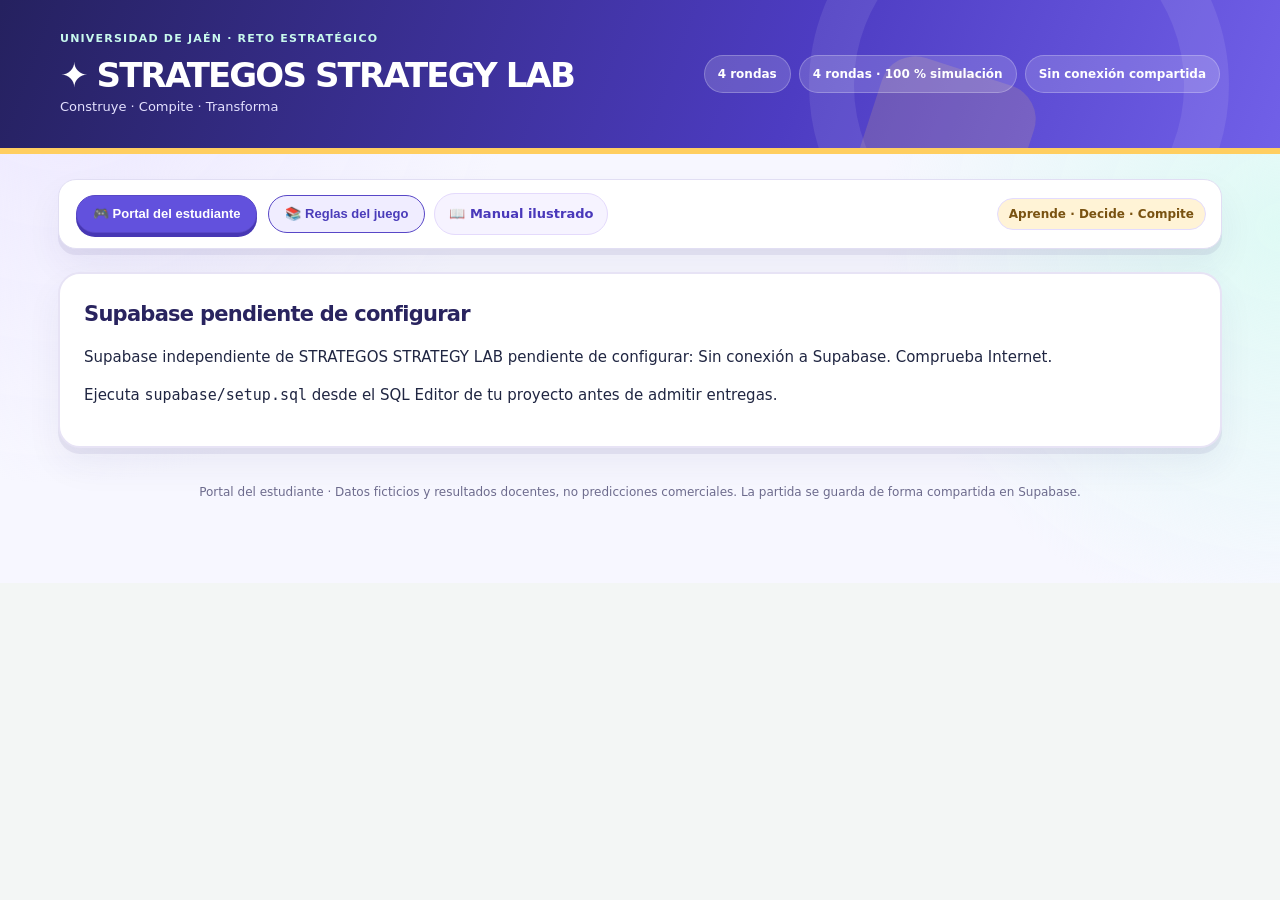
<file: index.html>
<!DOCTYPE html><html lang="es"><head><meta charset="UTF-8"><meta name="viewport" content="width=device-width,initial-scale=1"><title>Portal del Estudiante | STRATEGOS STRATEGY LAB</title><style>
:root{font-family:Inter,system-ui,-apple-system,Segoe UI,sans-serif;background:#f3f6f5;color:#173329}*{box-sizing:border-box}body{margin:0}header{background:#123e30;color:white;padding:21px max(22px,calc((100vw - 1160px)/2));display:flex;justify-content:space-between;align-items:center;gap:12px;flex-wrap:wrap}header h1{margin:0;font-size:22px}header small{color:#c5ddd2}.wrap{max-width:1160px;margin:auto;padding:24px 18px 70px}.card{background:white;border:1px solid #dbe5df;border-radius:14px;padding:20px;margin-bottom:16px;box-shadow:0 2px 9px #16342608}h2{font-size:21px;margin:0 0 14px}h3{font-size:16px;margin:0 0 12px}p{line-height:1.5}.muted,small{color:#617369}.grid{display:grid;grid-template-columns:repeat(auto-fit,minmax(225px,1fr));gap:14px}.kpi{background:#eef5f0;padding:15px;border-radius:9px}.kpi b{display:block;font-size:25px;margin-top:5px}label{display:block;font-weight:600;font-size:13px;margin:13px 0 6px}input,select{width:100%;padding:11px;border:1px solid #b8c9c0;border-radius:8px;background:white;font-size:14px}button{border:0;border-radius:8px;background:#176c4d;color:white;padding:11px 16px;font-weight:650;cursor:pointer;margin:4px 6px 4px 0}button:hover{background:#0d553c}button.secondary{background:#e5eee8;color:#1d503c}button.danger{background:#a43131}button:disabled{opacity:.45;cursor:not-allowed}.pill{font-size:12px;border-radius:50px;padding:5px 10px;background:#e4f0e9;color:#155638;font-weight:700}.tabs{margin-bottom:16px}.tabs button.active{background:#174d3a}.tabs button{background:#dae6df;color:#25523f}table{width:100%;border-collapse:collapse;font-size:14px}th,td{padding:11px 8px;border-bottom:1px solid #e2e9e4;text-align:left}th{color:#456151}td.num,th.num{text-align:right;font-variant-numeric:tabular-nums}.alert{border-left:4px solid #d29c26;background:#fff8e5;padding:13px;border-radius:6px}.success{border-left:4px solid #23875e;background:#e7f6ed;padding:12px;border-radius:6px}.bad{color:#ae2c2c}.good{color:#13774b}.hidden{display:none}.two{display:grid;grid-template-columns:1fr 1fr;gap:14px}@media(max-width:650px){.two{grid-template-columns:1fr}.wrap{padding:14px 10px}header{padding:16px}table{font-size:12px}th,td{padding:8px 4px}}.footer{color:#6a7d72;text-align:center;font-size:12px;margin-top:35px}.tag{font-size:12px;color:#587468;margin:0 0 10px}.bar{height:8px;background:#dfeae4;border-radius:12px;overflow:hidden}.bar>div{height:100%;background:#229466}.flex{display:flex;justify-content:space-between;align-items:center;gap:12px;flex-wrap:wrap}

/* v4: experiencia guiada */
:root{--ink:#14382e;--forest:#123e30;--teal:#16815c;--cream:#f9f7ee}body{background:linear-gradient(180deg,#e8f2ed 0%,#f5f7f4 320px)}header{background:linear-gradient(115deg,#0b2b24,#175841);padding-top:27px;padding-bottom:27px}header h1{font-size:clamp(21px,3vw,28px);letter-spacing:-.6px}button{transition:transform .15s,background .15s,box-shadow .15s}button:hover:not(:disabled){transform:translateY(-1px);box-shadow:0 3px 12px #0b38232a}button:focus-visible,input:focus-visible,select:focus-visible,summary:focus-visible{outline:3px solid #a4d3b7;outline-offset:2px}.card{box-shadow:0 8px 25px #143e2910;border-color:#d8e5dd}h2{letter-spacing:-.35px}.hero{border:0;border-radius:20px;padding:28px 30px;margin-bottom:20px;color:white;background:radial-gradient(circle at 85% 15%,#318b69 0,#1b664b 24%,transparent 54%),linear-gradient(110deg,#0c3429,#174e3a);position:relative;overflow:hidden}.hero h2{font-size:clamp(26px,4vw,38px);max-width:730px;margin:7px 0 10px;line-height:1.12}.hero p{color:#e3f3e9;max-width:720px;margin:0 0 16px}.eyebrow{letter-spacing:2px;text-transform:uppercase;font-size:11px;font-weight:750;color:#a7dec0}.hero-stats{display:flex;gap:9px;flex-wrap:wrap}.hero-stats span{background:#ffffff22;color:white;border:1px solid #ffffff29;border-radius:30px;padding:7px 11px;font-size:12px}.step-cards{display:grid;grid-template-columns:repeat(auto-fit,minmax(190px,1fr));gap:12px;margin:14px 0}.step-card{padding:15px;border:1px solid #d6e5dc;border-radius:12px;background:#f7faf8}.step-card strong{display:block;font-size:14px;margin:7px 0}.step-num{display:inline-grid;place-items:center;width:27px;height:27px;background:#dcefe3;color:#126343;border-radius:50%;font-weight:800}.lesson{background:linear-gradient(145deg,#f2f8f4,#fbfcf9);border:1px solid #cddfd4;border-radius:14px;padding:18px;margin:15px 0}.lesson h3{font-size:18px;margin:5px 0 9px}.lesson ul{padding-left:21px;line-height:1.6}.lesson p{margin:7px 0}.lesson .tag{color:#277152;font-weight:750;letter-spacing:1px;text-transform:uppercase}.roundbar{display:flex;gap:7px;margin:11px 0 18px}.roundbar span{flex:1;text-align:center;border-radius:8px;padding:9px 3px;font-size:11px;font-weight:750;background:#e6eee9;color:#537264}.roundbar span.done{background:#cce6d5;color:#1c6547}.roundbar span.current{background:#155f43;color:#fff}.tips{display:grid;grid-template-columns:repeat(auto-fit,minmax(210px,1fr));gap:11px;margin-top:12px}.tip{background:white;border:1px solid #dce9df;border-radius:10px;padding:12px;font-size:13px}.tip b{display:block;margin-bottom:5px}.actionlist{background:#f5f9f5;border-radius:11px;padding:14px 17px;line-height:1.7}.actionlist ol{margin:6px 0;padding-left:20px}.details{border:1px solid #dbe7dd;border-radius:12px;padding:13px;margin:13px 0}.details summary{cursor:pointer;font-weight:750;color:#225c42}.video-card{background:#f0f6f1;border-left:4px solid #21895c;border-radius:8px;padding:12px 15px;margin-top:12px}.video-card a{color:#176847}.disclaimer{font-size:12px;color:#66766c}.fieldhelp{display:block;font-size:12px;color:#60766a;line-height:1.35;margin-top:4px}.quiz-note{border-left:4px solid #36a477;padding:12px 15px;background:#eff8f1;margin:11px 0}.topnav{display:flex;justify-content:space-between;gap:12px;align-items:center;flex-wrap:wrap;margin:8px 0 18px}.topnav .tabs{margin:0}.footer{line-height:1.5}@media(max-width:650px){.hero{padding:22px 17px}.step-card{padding:12px}.roundbar span{font-size:10px}}

/* Tema 2–5: diseño de decisiones estratégicas */
textarea{width:100%;min-height:110px;resize:vertical;border:1px solid #bdcfc4;border-radius:10px;padding:12px;font:inherit;line-height:1.45;background:#fff}textarea:focus-visible{outline:3px solid #a4d3b7}.student-menu{display:flex;gap:9px;flex-wrap:wrap;margin:16px 0}.student-menu button{background:#e6f0e9;color:#1b593e}.student-menu button.active{background:#146047;color:#fff}.canvas-grid{display:grid;grid-template-columns:repeat(3,minmax(0,1fr));gap:12px}.canvas-block{background:#fff;border:1px solid #d3e4d8;border-radius:13px;padding:16px;display:flex;flex-direction:column;gap:7px}.canvas-block.highlight{background:#f0f9f3;border-color:#85bc99}.canvas-block h3{margin:0;font-size:15px}.canvas-block p{margin:0;color:#557265;font-size:12px}.canvas-block textarea{flex:1;min-height:132px;font-size:13px}.canvas-block small{font-size:11px}.canvas-chip{display:inline-block;background:#e2eee6;border-radius:50px;padding:4px 8px;font-weight:800;font-size:11px;color:#266b48}.progressline{height:12px;border-radius:30px;background:#e1ebe5;overflow:hidden}.progressline>div{background:#1c9367;height:100%;transition:width .2s}.callout{padding:17px 19px;border:1px solid #abd3b7;border-radius:14px;background:#eff9f1}.callout strong{display:block;margin-bottom:6px}.canvas-notes{margin:0;color:#567466;font-size:13px;line-height:1.5}.idea-banner{background:linear-gradient(110deg,#164534,#26785a);color:white;border-radius:15px;padding:19px;margin-bottom:14px}.idea-banner h2{margin:5px 0;font-size:24px}.idea-banner p{color:#e1f1e7}.idea-form input{font-size:15px}.brief-grid{display:grid;grid-template-columns:repeat(2,1fr);gap:10px}.brief-item{border:1px solid #dbe6dc;padding:13px;border-radius:11px;white-space:pre-wrap;overflow-wrap:anywhere}.brief-item strong{display:block;margin-bottom:7px;color:#19553a}.stepper{display:flex;gap:6px;margin:15px 0}.stepper span{height:6px;flex:1;border-radius:8px;background:#d8e6dc}.stepper span.filled{background:#16875b}.aside-inline{background:#fcf9ef;border:1px solid #eadca8;border-radius:11px;padding:13px;font-size:13px}.idea-presets{display:flex;gap:7px;flex-wrap:wrap}.idea-presets button{background:#f0f3ed;color:#276044;font-size:12px;padding:8px 10px}.idea-presets button:hover{background:#d9e9dc}@media(max-width:850px){.canvas-grid{grid-template-columns:repeat(2,minmax(0,1fr))}}@media(max-width:600px){.canvas-grid,.brief-grid{grid-template-columns:1fr}.canvas-block textarea{min-height:105px}}
@media print{header,.topnav,.student-menu,.footer,button,.hero{display:none!important}.wrap{max-width:none;padding:0}.card{box-shadow:none;border:0}.brief-grid{grid-template-columns:1fr 1fr}.brief-item{break-inside:avoid}}

.video-stage{border-radius:20px;background:linear-gradient(125deg,#0d352d,#1e6549);padding:26px;color:#fff;margin:12px 0 18px}.video-stage h2{font-size:clamp(24px,3vw,34px);margin:7px 0}.video-stage p{color:#e4f3e9}.video-window{background:#061d18;border-radius:16px;overflow:hidden;aspect-ratio:16/9;margin:18px 0;display:grid;place-items:center;position:relative}.video-window iframe,.video-window video{width:100%;height:100%;border:0;display:block}.video-empty{text-align:center;padding:25px;color:#f1f8f4;max-width:510px}.video-empty .play-icon{font-size:44px;display:block;margin-bottom:8px}.video-actions{display:flex;gap:10px;flex-wrap:wrap;align-items:center}.video-actions button{background:#e4f7e9;color:#115138}.video-actions button.secondary{background:#ffffff20;color:#fff;border:1px solid #ffffff55}.video-link{color:#aaf0d1;overflow-wrap:anywhere}.video-agenda{display:grid;grid-template-columns:repeat(auto-fit,minmax(190px,1fr));gap:10px}.video-agenda article{padding:13px;border:1px solid #d4e5d9;border-radius:11px;background:#f5faf6}.video-agenda strong{display:block;margin-bottom:6px}.video-admin{background:#f5faf6;border-radius:12px;padding:16px;margin-top:15px}.video-row{display:grid;grid-template-columns:minmax(140px,240px) 1fr;gap:12px;align-items:center;padding:10px 0;border-bottom:1px solid #dce7dd}.video-row label{margin:0}.video-row input{margin:0}.video-help{color:#527465;font-size:12px;margin-top:9px}.video-success{background:#d8f2e3;color:#125637;padding:9px;border-radius:9px}.video-stage .tag{color:#b9e6ce}@media(max-width:680px){.video-stage{padding:17px}.video-row{grid-template-columns:1fr}}
.strategos-advisor .strategos-findings{padding-left:22px;line-height:1.7}
.strategos-advisor .strategos-findings li{margin-bottom:9px}
.strategos-chat{background:#f5f3ff;border:1px solid #ddd5ff;padding:18px;border-radius:15px;margin-top:20px}
.strategos-chat textarea{width:100%;border:1px solid #aca4d6;border-radius:10px;padding:12px;font:inherit;resize:vertical;min-height:98px}
.strategos-answer{white-space:pre-wrap;line-height:1.65;color:#28244b;margin-top:12px}
.strategos-answer:not(:empty){background:#fff;padding:14px;border-left:4px solid #6251dd;border-radius:8px}
.strategos-report-shell{border:2px solid #ddd5ff;background:#fefeff}
.strategos-report-shell .strategos-round-select,#strategos-teacher-team{max-width:300px}
.strategos-report-dimensions{display:grid;grid-template-columns:repeat(2,minmax(0,1fr));gap:12px;margin:15px 0}
.strategos-report-dimensions article{background:#f5f4fc;border:1px solid #ddd8f2;border-radius:12px;padding:16px}
.strategos-report-dimensions h3{margin:0}
.strategos-report-dimensions p{margin:9px 0;font-size:14px}
.strategos-report-status{font-size:12px;border-radius:40px;padding:3px 9px;font-weight:700;background:#e8e9f8;color:#453e72}
.strategos-report-status.status-fortaleza{background:#d8f4e5;color:#15683d}
.strategos-report-status.status-riesgo{background:#ffe0da;color:#a13629}
.strategos-report-ai-output{white-space:pre-wrap;line-height:1.7}
.strategos-report-ai-output:not(:empty){background:#f5f4fc;border-left:4px solid #6251dd;border-radius:8px;padding:15px;margin:10px 0}
@media(max-width:700px){.strategos-report-dimensions{grid-template-columns:1fr}}
@media print{
 body:has(.strategos-print-target) *{visibility:hidden!important}
 body:has(.strategos-print-target) .strategos-print-target,
 body:has(.strategos-print-target) .strategos-print-target *{visibility:visible!important}
 body:has(.strategos-print-target) .strategos-print-target{position:absolute;top:0;left:0;width:100%;border:0;box-shadow:none}
 body:has(.strategos-print-target) .strategos-print-target .strategos-report-actions,
 body:has(.strategos-print-target) .strategos-print-target .strategos-report-ai-output,
 body:has(.strategos-print-target) .strategos-print-target .strategos-round-select{display:none!important}
 .strategos-report-dimensions article{break-inside:avoid}
}
.strategy-workbook{border-top:5px solid #6860c7}
.strategy-field{border:1px solid #e1e0ef;border-radius:13px;padding:16px;margin:14px 0;background:#fbfaff}
.strategy-field label{font-size:15px;color:#332976;margin:0 0 5px}
.strategy-field textarea{width:100%;min-height:104px;font:inherit;padding:12px;border-radius:9px;border:1px solid #c6c5e0}
.strategy-methods{margin-top:24px;background:#f4f7fb;border-radius:12px;padding:17px}
.strategy-calculator{overflow-x:auto;padding:12px 0}
.strategy-calculator input{min-width:75px}
.strategy-reviewed{margin:15px 0;padding:13px;border-left:4px solid #7162cb;background:#f6f5fc}
.strategy-reviewed p{white-space:pre-wrap}
</style><link rel="stylesheet" href="./game-theme.css?v=20261102-design1"></head><body><header><div><div style="font-size:11px;font-weight:800;letter-spacing:.11em;color:#c8f9ed;margin-bottom:9px">UNIVERSIDAD DE JAÉN · RETO ESTRATÉGICO</div><h1>✦ STRATEGOS STRATEGY LAB</h1><small>Construye · Compite · Transforma</small></div><div style="display:flex;gap:8px;flex-wrap:wrap;align-items:center"><span class="pill">4 rondas</span><span class="pill">4 rondas · 100 % simulación</span><span id="headstatus" class="pill">Conectando…</span></div></header><main class="wrap"><div class="topnav"><div class="tabs" id="tabs"><button data-role="alumno" class="active">🎮 Portal del estudiante</button><button data-role="reglas">📚 Reglas del juego</button><a href="./guia-alumnado.html" target="_blank" rel="noopener noreferrer" class="manual-link">📖 Manual ilustrado</a></div><span class="pill">Aprende · Decide · Compite</span></div><section id="view"></section><p class="footer">Portal del estudiante · Datos ficticios y resultados docentes, no predicciones comerciales. La partida se guarda de forma compartida en Supabase.</p></main><script src="./sync.js"></script><script src="./advisor.js?v=20261102-1"></script><script src="./reports.js?v=20261102-1"></script><script src="./company-intro.js?v=20261102-1"></script><script src="./strategy-engine.js?v=20261102-3"></script><script src="./strategy-lab.js?v=20261102-3"></script><script>
'use strict';const KEY='strategy_lab_v1';const names=['Strategos Alpha','Strategos Beta','Strategos Gamma','Strategos Delta'];const formats=new Intl.NumberFormat('es-ES',{maximumFractionDigits:0});const euro=n=>formats.format(Math.round(n))+' €';const fmt=n=>formats.format(n);const $=id=>document.getElementById(id);const esc=v=>String(v).replace(/[&<>"']/g,c=>({'&':'&amp;','<':'&lt;','>':'&gt;','"':'&quot;',"'":'&#39;'}[c]));const clamp=(x,a,b)=>Math.max(a,Math.min(b,x));
function defaults(){return {round:1,phase:'decisions',event:'normal',teams:names.map((name,i)=>({id:i+1,name,code:'UJA'+(i+1)+'26',cash:250000,capacity:12500,quality:50,eco:50,market:50,tech:50,last:null,history:[],decision:null,submitted:false})),log:[],results:[]}}let db=defaults(),version=0,remoteReady=false,remoteError='',teamCode='',teacherAuthenticated=false;
let localVideoUrls=[];try{localVideoUrls=JSON.parse(localStorage.getItem('strategy_lab_video_overrides')||'[]')}catch{localVideoUrls=[]}
async function remoteRefresh(silent=false){
 const previous={version,round:db.round,phase:db.phase,event:db.event,submitted:db.teams[selected-1]?.submitted};
 const data=role==='prof'&&teacherAuthenticated?await CBCSync.rpc('cbc_teacher_state'):auth&&teamCode?await CBCSync.rpc('cbc_student_state',{p_code:teamCode}):null;
 if(!data)return;
 db=data.state;version=Number(data.version);
 const changed=previous.round!==db.round||previous.phase!==db.phase||
   previous.event!==db.event||previous.submitted!==db.teams[selected-1]?.submitted;
 // El cambio de evento debe refrescar la pantalla del alumno. No redibujar
 // ante entregas ajenas mientras escribe su propio formulario.
 if(!silent||changed||(role==='prof'&&previous.version!==version&&document.activeElement?.closest('#strategy-form')===null))render();
}
async function teacherSave(){try{let r=await CBCSync.rpc('cbc_teacher_save',{p_state:db,p_version:version});version=Number(r.version);return true;}catch(e){alert('Cambio NO guardado: '+e.message);await remoteRefresh();return false;}}
async function initRemote(){
 try{await CBCSync.rpc('cbc_ping');remoteReady=true;
 if(role==='prof'&&CBCSync.currentToken())try{teacherAuthenticated=true;await remoteRefresh();}catch{teacherAuthenticated=false;CBCSync.logout();}
 }catch(e){remoteError='Supabase independiente de STRATEGOS STRATEGY LAB pendiente de configurar: '+e.message;}
 render();
 if(remoteReady)setInterval(async()=>{if((role==='prof'&&teacherAuthenticated)||(role==='alumno'&&auth&&teamCode))try{await remoteRefresh(true)}catch(e){console.warn('Sincronización',e.message)}},7000);
}
let role='alumno',selected=1,auth=false,studentSection='video';function save(){/* Estado de partida exclusivo de Supabase */}function activeTeams(){return db.teams.filter(t=>t.active!==false)}function canSetTeams(){return db.phase==='decisions'&&db.results.length===0&&db.teams.every(t=>!t.submitted)}const videoNames=['Presentación general','Ronda 1 · Crear empresa','Ronda 2 · Competir','Ronda 3 · Adaptar','Ronda 4 · Consolidar'];
const videoIntro={title:'Bienvenidos a STRATEGOS STRATEGY LAB',story:'La dirección estratégica conecta el análisis del entorno con objetivos, decisiones y resultados.',objective:'Comprende el proceso estratégico y las cuatro rondas basadas en los temas 2 a 5.',tasks:['Analiza el entorno y la empresa.','Define objetivos y formula una estrategia competitiva.','Aplica métodos de decisión ante el riesgo y la incertidumbre.'],question:'¿Podrás justificar la estrategia de tu empresa y revisar sus consecuencias?'};
let publishedVideos=['','','','',''];function videoUrls(){return publishedVideos.map((published,i)=>{const local=Array.isArray(localVideoUrls)?localVideoUrls[i]:'';return published||(typeof local==='string'&&local.trim()&&safeVideoUrl(local)?local.trim():'')})}
async function loadPublishedVideos(){try{const r=await fetch('./videos.json?v=20261102-intro-NIm4BZ8QeA8',{cache:'no-store'});if(!r.ok)return;const j=await r.json();if(Array.isArray(j.videos)&&j.videos.length===5){publishedVideos=j.videos.map(v=>typeof v==='string'&&safeVideoUrl(v)?v:'');if(publishedVideos[0]!=='https://youtu.be/NIm4BZ8QeA8')publishedVideos[0]='https://youtu.be/NIm4BZ8QeA8';render()}}catch{/* local file preview uses fallback */}}
function safeVideoUrl(raw){try{if(!raw||!raw.trim())return null;const u=new URL(raw.trim());if(!['https:','http:'].includes(u.protocol))return null;return u;}catch{return null}}
function videoSource(input){const u=safeVideoUrl(input);if(!u)return null;const host=u.hostname.toLowerCase().replace(/^www\./,'');if(host==='youtu.be'){const id=u.pathname.slice(1).split('/')[0];if(/^[A-Za-z0-9_-]{11}$/.test(id))return {kind:'iframe',src:'https://www.youtube-nocookie.com/embed/'+id+'?rel=0'}}if(['youtube.com','m.youtube.com','youtube-nocookie.com'].includes(host)){let id=u.searchParams.get('v');if(!id&&u.pathname.startsWith('/embed/'))id=u.pathname.split('/')[2];if(!id&&u.pathname.startsWith('/shorts/'))id=u.pathname.split('/')[2];if(/^[A-Za-z0-9_-]{11}$/.test(id||''))return {kind:'iframe',src:'https://www.youtube-nocookie.com/embed/'+id+'?rel=0'}}if(host==='vimeo.com'||host==='player.vimeo.com'){let id=(u.pathname.match(/\b\d{6,12}\b/)||[])[0];if(id)return {kind:'iframe',src:'https://player.vimeo.com/video/'+id}}if(/\.(mp4|webm|ogg)$/i.test(u.pathname))return {kind:'video',src:u.href};return {kind:'link',src:u.href}}
function videoPlayer(url){const s=videoSource(url);if(!s)return `<div class="video-empty"><span class="play-icon">▶</span><b>Vídeo de esta ronda aún no publicado</b><p>Mientras tanto puedes leer el briefing y continuar con la actividad. El profesor puede añadir la URL del vídeo desde su panel.</p></div>`;if(s.kind==='iframe')return `<iframe src="${esc(s.src)}" title="Vídeo introductorio" loading="lazy" allow="accelerometer; autoplay; encrypted-media; gyroscope; picture-in-picture; web-share" referrerpolicy="strict-origin-when-cross-origin" allowfullscreen></iframe>`;if(s.kind==='video')return `<video controls preload="metadata" playsinline src="${esc(s.src)}">El navegador no puede reproducir este archivo.</video>`;return `<div class="video-empty"><span class="play-icon">↗</span><b>Vídeo disponible mediante enlace externo</b><p>Ábrelo en una pestaña nueva y regresa para continuar.</p><a class="video-link" href="${esc(s.src)}" target="_blank" rel="noopener noreferrer">Abrir vídeo</a></div>`}
function videoStage(){const n=db.round, ch=chapterData[n-1],url=videoUrls()[n];return `<section class="video-stage"><span class="tag">BRIEFING AUDIOVISUAL · RONDA ${n} DE 4</span><h2>${esc(ch.title)}</h2><p>${esc(ch.story)}</p><div class="video-window">${videoPlayer(url)}</div><div class="video-actions"><button id="continueToRound">${n===1?'Ir al plan estratégico':'Ir a las decisiones de la ronda'} →</button><button id="showIntroVideo" class="secondary">Ver presentación general</button>${safeVideoUrl(url)?`<a href="${esc(url)}" class="video-link" target="_blank" rel="noopener noreferrer">Abrir vídeo fuera de la web ↗</a>`:''}</div></section><section class="card"><h2>Tu misión en esta ronda</h2><p>${esc(ch.objective)}</p><div class="video-agenda">${ch.tasks.map((task,i)=>`<article><strong>${i+1}. Tarea</strong>${esc(task)}</article>`).join('')}</div><div class="quiz-note"><b>Pregunta para debatir en equipo:</b> ${esc(ch.question)}</div><p class="disclaimer">Puedes continuar aunque aún no se haya publicado el vídeo. El vídeo es una introducción; no sustituye el plan estratégico ni las reglas de decisión.</p></section>`}
function introVideoStage(){const url=videoUrls()[0],ch=videoIntro;return `<section class="video-stage"><span class="tag">INICIO DEL RETO · PRESENTACIÓN GENERAL</span><h2>${esc(ch.title)}</h2><p>${esc(ch.story)}</p><div class="video-window">${videoPlayer(url)}</div><div class="video-actions"><button id="backToRound">Continuar a la ronda ${db.round} →</button>${safeVideoUrl(url)?`<a href="${esc(url)}" target="_blank" class="video-link" rel="noopener noreferrer">Abrir vídeo en nueva pestaña ↗</a>`:''}</div></section><section class="card"><h2>Así funciona el juego</h2><div class="video-agenda">${ch.tasks.map((task,i)=>`<article><strong>Etapa ${i+1}</strong>${esc(task)}</article>`).join('')}</div><div class="quiz-note"><b>El reto:</b> ${esc(ch.question)}</div></section>`}
function videoAdmin(){return `<div class="card"><h2>Vídeos de la simulación</h2><p>Introduce las direcciones públicas para previsualizarlas aquí. Para que <b>todos los alumnos</b> vean los vídeos en GitHub Pages, edita también el archivo <code>videos.json</code> del repositorio con esas mismas cinco direcciones. Se admiten YouTube, Vimeo y MP4/WebM.</p><form id="videoConfigForm"><div class="video-admin">${videoNames.map((name,i)=>`<div class="video-row"><label for="video_url_${i}">${esc(name)}</label><input id="video_url_${i}" name="video_${i}" type="url" inputmode="url" placeholder="https://www.youtube.com/watch?v=..." value="${esc(videoUrls()[i])}"></div>`).join('')}</div><p class="video-help">Usa enlaces de vídeos públicos o no listados con inserción permitida. No sirven enlaces privados ni archivos guardados únicamente en tu ordenador.</p><button type="submit">Guardar enlaces de vídeos</button><button type="button" id="testRoundVideo" class="secondary">Previsualizar ronda actual</button><p id="videoSaveState" class="muted" aria-live="polite"></p></form></div>`}
function moneyCell(n){return `<td class="num">${euro(n)}</td>`}function message(s,cls='success'){return `<div class="${cls}">${s}</div>`}
const fields=[['price','Precio de venta (€/unidad)',20,90,45],['production','Producción prevista (unidades)',0,25000,11500],['capacityInv','Inversión en capacidad (€)',0,100000,10000],['rdInv','Inversión en I+D y calidad (€)',0,100000,15000],['ecoInv','Inversión ambiental (€)',0,100000,15000],['marketingInv','Inversión comercial (€)',0,100000,10000],['recycled','Materia prima recuperada (%)',0,90,45]];
function normalDecision(){return Object.fromEntries(fields.map(x=>[x[0],x[4]]))}function investment(d){return d.capacityInv+d.rdInv+d.ecoInv+d.marketingInv}function valid(d,t){let v=fields.every(([k,,min,max])=>Number.isFinite(d[k])&&d[k]>=min&&d[k]<=max);let maxInvestment=Math.min(150000,Math.max(0,t.cash-15000));return v&&investment(d)<=maxInvestment}
function eventDef(){return {normal:{name:'Mercado estable',desc:'Demanda sectorial estable y costes base.'},raw:{name:'Crisis de materias primas',desc:'El coste de material virgen aumenta un 25 %. Usar materia prima recuperada amortigua la crisis.'},demand:{name:'Caída de la demanda',desc:'La demanda del mercado disminuye un 18 %.'},green:{name:'Compra pública verde',desc:'Los compradores dan más importancia al desempeño ambiental.'},quality:{name:'Control de calidad',desc:'La demanda favorece empresas con prestaciones y calidad verificables.'}}[db.event]}
function profile(t,d,evt){let invest=investment(d);const cashAfter=t.cash-invest;const capacity=t.capacity+Math.floor(d.capacityInv/6);const quality=clamp(t.quality+d.rdInv/2500,0,100);const eco=clamp(t.eco+d.ecoInv/2500,0,100);const marketing=clamp(t.market+d.marketingInv/2500,0,100);const tech=clamp(t.tech+d.rdInv/4000,0,100);const rawCost=evt==='raw'?1.25:1;let variable=18+(100-quality)*0.045+(d.recycled*0.09)+(100-tech)*0.015+7*(1-d.recycled/100)*rawCost;let unitCO2=clamp(40-0.24*d.recycled-0.12*(eco-50),8,40);const competitive=StrategyEngine.factors(t,d,{variable,capacity,quality,eco,marketing,tech},db.round);variable=competitive.variable;return {t,d,invest,cashAfter,capacity,quality,eco,marketing,tech,variable,unitCO2,competitive};}
function compute(){let evt=db.event;const market=Math.round(50000*(evt==='demand'?.82:1));let players=activeTeams().map(t=>profile(t,t.decision,evt));let attractiveness=players.map(x=>{const d=x.d;let score=Math.exp((45-d.price)/20)*(.6+x.quality/180+x.marketing/260+x.eco/(evt==='green'?130:350));if(evt==='quality')score*=.6+x.quality/110;score*=x.competitive.attraction;return Math.max(.01,score)});let shares=attractiveness.map(a=>a/attractiveness.reduce((s,v)=>s+v,0));let remaining=market;let alloc=Array(players.length).fill(0);let eligible=players.map((_,i)=>i);for(let iter=0;iter<8&&remaining>0&&eligible.length;iter++){let weight=eligible.reduce((s,i)=>s+attractiveness[i],0);let assigned=0;for(let i of eligible){let p=players[i],available=Math.max(0,Math.min(p.capacity,p.d.production,Math.floor(market*p.competitive.marketCeiling))-alloc[i]);let demand=Math.floor(remaining*attractiveness[i]/weight);let add=Math.min(available,demand);alloc[i]+=add;assigned+=add}remaining-=assigned;eligible=eligible.filter(i=>alloc[i]<Math.min(players[i].capacity,players[i].d.production,Math.floor(market*players[i].competitive.marketCeiling)));if(assigned===0){if(eligible.length){let i=eligible[0];alloc[i]++;remaining--;eligible=eligible.filter(j=>alloc[j]<Math.min(players[j].capacity,players[j].d.production,Math.floor(market*players[j].competitive.marketCeiling)))}else break;}}let results=players.map((p,i)=>{let sales=alloc[i],revenue=sales*p.d.price,cost=sales*p.variable+28000,operating=revenue-cost,cash=p.cashAfter+operating;let margin=p.d.price-p.variable;let breakeven=margin>0?Math.ceil(28000/margin):null;let share=sales/market*100;let circular=clamp(.5*p.d.recycled+.5*p.eco,0,100);let emissions=sales*p.unitCO2;return {...p,sales,share,revenue,cost,operating,cash,circular,emissions,breakeven}});const maxi=(field)=>Math.max(1,...results.map(r=>Math.max(0,r[field])));results.forEach(r=>{r.score=+(100*(.25*clamp((r.operating+100000)/450000,0,1)+.15*clamp(r.share/35,0,1)+.25*r.circular/100+.15*r.quality/100+.10*clamp(r.cash/300000,0,1)+.10*clamp(r.operating>=0?0.85:0.25,0,1))).toFixed(1)});return {market,results};}
async function execute(){if(db.phase!=='decisions')return alert('La ronda ya está resuelta.');if(activeTeams().length<2||!activeTeams().every(t=>t.submitted))return alert('Faltan decisiones de los equipos activos.');const sim=compute();sim.results.forEach(r=>{let t=db.teams[r.t.id-1];t.cash=r.cash;t.capacity=r.capacity;t.quality=r.quality;t.eco=r.eco;t.market=r.marketing;t.tech=r.tech;t.last={sales:r.sales,share:r.share,operating:r.operating,cash:r.cash,circular:r.circular,quality:r.quality,emissions:r.emissions,score:r.score,unitCO2:r.unitCO2,price:r.d.price,breakeven:r.breakeven,strategy:r.competitive.strategy,strategyLabel:r.competitive.label,coherence:r.competitive.coherence,strategyExplanation:r.competitive.message};t.history.push({...t.last,round:db.round});});db.results.push({round:db.round,event:db.event,market:sim.market,rows:sim.results.map(r=>({id:r.t.id,name:r.t.name,...db.teams[r.t.id-1].last}))});db.phase='results';db.log.push(`Ronda ${db.round}: ${eventDef().name}. Mercado ${fmt(sim.market)} unidades.`);if(await teacherSave())render()}
async function forceClose(){
 const pending=activeTeams().filter(t=>!t.submitted);
 if(!pending.length)return execute();
 if(!confirm('Faltan '+pending.length+' equipos. Se les asignará una decisión de cero producción e inversión, con costes fijos de la ronda. ¿Cerrar y publicar resultados?'))return;
 pending.forEach(t=>{t.decision={price:45,production:0,capacityInv:0,rdInv:0,ecoInv:0,marketingInv:0,recycled:45};t.submitted=true;t.absent=true});
 db.log.push('Ronda '+db.round+': cierre del profesor con '+pending.length+' equipo(s) sin entregar.');
 await execute();
}
async function nextRound(){if(db.phase!=='results'||db.round>=4)return;db.round++;db.phase='decisions';db.event='normal';db.teams.forEach(t=>{t.decision=null;t.submitted=false;t.absent=false});if(await teacherSave())render()}
const chapterData=[{"title":"Comprender la empresa y su entorno","subtitle":"Tema 2 · Diagnóstico del entorno e interno","story":"Primero creáis vuestra propia empresa industrial ficticia. Después, esa empresa analizará el entorno general, las cinco fuerzas, sus capacidades internas, el DAFO y los compromisos sociales y ambientales antes de invertir.","objective":"Constituir vuestra empresa y relacionar factores del entorno, recursos y una prioridad estratégica.","tasks":["Crear una empresa con nombre, producto industrial, clientes y propuesta de valor.","Identificar cambios político-legales, económicos, sociales y tecnológicos.","Analizar las cinco fuerzas, las capacidades internas y formular el DAFO.","Elegir decisiones coherentes con el diagnóstico."],"question":"¿Qué oportunidad o amenaza justifica tu primera elección?","video":""},{"title":"Fijar objetivos y crear valor","subtitle":"Tema 3 · Misión, visión y objetivos empresariales","story":"La empresa debe definir hacia dónde quiere avanzar y evaluar resultados, rentabilidad, crecimiento, supervivencia y expectativas de sus grupos de interés.","objective":"Formular objetivos SMART y seleccionar prioridades coherentes con los recursos.","tasks":["Redactar misión y visión y formular metas medibles.","Identificar conflictos entre objetivos y grupos de interés.","Revisar el efecto de precios e inversiones sobre tesorería y rentabilidad."],"question":"¿Qué objetivo priorizas y cómo comprobarás su cumplimiento?","video":""},{"title":"Elegir una ventaja competitiva","subtitle":"Tema 4 · Liderazgo en costes, diferenciación y enfoque","story":"El mercado obliga a decidir cómo competir. Una estrategia solo será defendible si se alinea con costes, tecnología, marketing y capacidad de producción.","objective":"Definir la estrategia competitiva y convertirla en decisiones consistentes.","tasks":["Delimitar el segmento y el binomio producto-mercado.","Elegir liderazgo en costes, diferenciación o enfoque.","Asignar recursos de forma coherente y evitar quedar atrapado a la mitad."],"question":"¿Qué recursos y decisiones sostendrán tu ventaja competitiva?","video":""},{"title":"Decidir bajo riesgo e incertidumbre","subtitle":"Tema 5 · Técnicas de apoyo a las decisiones","story":"El equipo debe afrontar una decisión industrial relevante con información limitada. Deberá comparar alternativas, valorar riesgos y justificar su respuesta a los escenarios.","objective":"Aplicar factores ponderados, árboles y criterios de incertidumbre a la decisión.","tasks":["Identificar alternativas, factores de decisión y estados de la naturaleza.","Calcular resultados mediante factores ponderados y criterios de incertidumbre.","Justificar la decisión final y revisar las consecuencias observadas."],"question":"¿Cómo cambia tu decisión según el criterio de riesgo elegido?","video":""}];
function roundbar(){return '<div class="roundbar">'+chapterData.map((r,i)=>`<span class="${i+1<db.round?'done':i+1===db.round?'current':''}">${i+1}. ${['Entorno','Objetivos','Estrategia','Decisión'][i]}</span>`).join('')+'</div>'}
function intro(){const r=chapterData[db.round-1],url=videoUrls()[db.round];return `<section class="hero"><div class="eyebrow">STRATEGOS STRATEGY LAB · Capítulo ${db.round} de 4</div><h2>${esc(r.title)}</h2><p>${esc(r.story)}</p><div class="hero-stats"><span>4 empresas</span><span>Un mercado común</span><span>250.000 € iniciales</span><span>Decisiones con consecuencias</span></div></section>${roundbar()}<section class="card"><span class="eyebrow" style="color:#246a4b">Briefing de la ronda</span><h2>${esc(r.subtitle)}</h2><h3>Vídeo introductorio · Ronda ${db.round}</h3><div class="video-window">${videoPlayer(url)}</div>${safeVideoUrl(url)?`<p><a href="${esc(url)}" target="_blank" rel="noopener noreferrer">Abrir vídeo en YouTube</a></p>`:''}<p><b>Tu misión:</b> ${esc(r.objective)}</p><div class="step-cards">${r.tasks.map((t,i)=>`<div class="step-card"><span class="step-num">${i+1}</span><strong>${esc(t)}</strong></div>`).join('')}</div><div class="quiz-note"><b>Pregunta estratégica:</b> ${esc(r.question)}</div></section>`}
function siteHero(){return `<section class="hero"><div class="eyebrow">Universidad de Jaén · Organización de Empresas · Temas 2 a 5</div><h2>Diagnostica. Formula. Decide. Aprende.</h2><p>Un laboratorio de estrategia empresarial para aplicar los conceptos de entorno, objetivos, ventaja competitiva y toma de decisiones. Cuatro empresas industriales, cuatro rondas y un mercado compartido.</p><div class="hero-stats"><span>4 rondas temáticas</span><span>2–4 empresas</span><span>Plan estratégico por ronda</span><span>Simulación económica y reflexión</span></div></section>`}
function welcome(){return `<div class="card"><h2>Cómo se trabaja en STRATEGOS STRATEGY LAB</h2><p><b>Antes de la primera ronda</b>, vuestro equipo creará una empresa industrial ficticia: nombre, producto, clientes y propuesta de valor. Esa será la empresa que dirigiréis durante las cuatro rondas. No tendréis que completar un Canvas.</p><p>Cada ronda aplica un tema de la asignatura: entorno, objetivos, estrategia y métodos de decisión. Primero redactarás un análisis en <b>Plan estratégico</b>; después elegirás las decisiones empresariales del simulador y compararás los resultados con tu planteamiento.</p><div class="step-cards"><div class="step-card"><span class="step-num">1</span><strong>Analiza</strong><small>Consulta el cuaderno del tema y examina tu empresa.</small></div><div class="step-card"><span class="step-num">2</span><strong>Justifica</strong><small>Guarda tu diagnóstico, objetivos o alternativa estratégica.</small></div><div class="step-card"><span class="step-num">3</span><strong>Decide</strong><small>Introduce las variables de gestión de tu empresa.</small></div><div class="step-card"><span class="step-num">4</span><strong>Reflexiona</strong><small>Compara el resultado con tus hipótesis y mejora.</small></div></div><p class="disclaimer">La puntuación económica mantiene provisionalmente el motor del simulador base. El cuaderno estratégico se evalúa como evidencia formativa mediante revisión docente.</p></div>`}
function helpNotes(){let tips={price:'Un precio bajo puede mejorar la cuota, pero reduce el margen por unidad.',production:'No podrás vender más de lo que decidas producir ni de tu capacidad instalada.',capacityInv:'Cada 6 € invertidos añaden una unidad de capacidad anual.',rdInv:'Refuerza calidad y tecnología; puede mejorar el coste variable.',ecoInv:'Incrementa el indicador ambiental y mejora las emisiones estimadas.',marketingInv:'Aumenta la visibilidad comercial en el reparto de demanda.',recycled:'Reduce emisiones estimadas y dependencia de materia virgen, pero puede incrementar el coste de procesado.'};return tips}
function prof(){let submitted=activeTeams().filter(t=>t.submitted).length;let active=activeTeams().length;let html=finalAwards()+`<div class="flex"><h2>Panel del profesor</h2><span class="pill">Ronda ${db.round}/4 · ${db.phase==='decisions'?'Recepción de decisiones':'Resultados publicados'}</span></div><div class="grid"><div class="kpi">Equipos activos<b>${active}</b></div><div class="kpi">Decisiones entregadas<b>${submitted}/${active}</b></div><div class="kpi">Capital inicial por equipo<b>250.000 €</b></div><div class="kpi">Demanda de referencia<b>50.000 ud.</b></div></div><div class="card"><h3>Gestión de la ronda</h3><label for="event">Evento de mercado</label><select id="event" ${db.phase==='results'?'disabled':''}>${Object.entries({normal:'Mercado estable',raw:'Crisis de materias primas',demand:'Caída de demanda',green:'Compra pública verde',quality:'Control de calidad'}).map(([k,v])=>`<option value="${k}" ${db.event===k?'selected':''}>${v}</option>`).join('')}</select><p class="muted" id="eventdesc">${esc(eventDef().desc)}</p><button id="execute" ${submitted<active||active<2||db.phase==='results'?'disabled':''}>Calcular y publicar resultados</button>${db.phase==='decisions'&&submitted<active&&active>=2?'<button id="forceClose" class="secondary">Cerrar ronda con pendientes (sin producción)</button>':''}${db.phase==='results'&&db.round<4?'<button id="next">Abrir siguiente ronda</button>':''}${db.round===4&&db.phase==='results'?message('Cuatro rondas finalizadas. La clasificación final utiliza la media de las cuatro rondas.'):''}<button class="secondary" id="export">Exportar resultados CSV</button><button class="danger" id="reset">Reiniciar partida</button></div><div class="card"><h3>Equipos participantes</h3><p>Selecciona de 2 a 4 empresas antes de comenzar. Solo las activas compiten, reciben demanda y deben entregar decisiones.</p><div class="team-select">${db.teams.map(t=>`<label style="display:inline-flex;align-items:center;gap:8px;margin-right:20px"><input type="checkbox" class="team-toggle" data-team="${t.id}" style="width:auto" ${t.active!==false?'checked':''} ${canSetTeams()?'':'disabled'}> ${esc(t.name)}</label>`).join('')}</div><p class="muted">Participantes: ${active}. ${canSetTeams()?'Desmarca los equipos que no vayan a jugar.':'Para cambiar equipos, reinicia la partida.'}</p></div><div class="card"><h3>Equipos, empresas y accesos</h3><table><thead><tr><th>Empresa</th><th>Código del equipo</th><th>Estado</th><th class="num">Tesorería</th></tr></thead><tbody>${db.teams.map(t=>`<tr><td>${esc(t.name)}${CompanyIntro.complete(t)?'<p class="muted">'+esc(CompanyIntro.label(t))+'</p>':''}</td><td><code>${esc(t.code)}</code></td><td>${t.active===false?'No participa':t.absent?'Sin entrega (cierre docente)':t.submitted?'Entregado':'Pendiente'}</td>${moneyCell(t.cash)}</tr>`).join('')}</tbody></table><p class="muted">Los códigos se generan aleatoriamente en Supabase. Las decisiones se sincronizan entre los equipos mediante Supabase.</p></div>`;html+=CompanyIntro.teacherPanel(db.teams);html+=videoAdmin();if(db.results.length){let latest=db.results.at(-1);html+=`<div class="card"><h3>Clasificación · Ronda ${latest.round}</h3>${rank(latest.rows)}</div><div class="card"><h3>Detalle financiero y ambiental</h3><div style="overflow-x:auto"><table><thead><tr><th>Empresa</th><th class="num">Ventas (ud.)</th><th class="num">Cuota</th><th class="num">Resultado</th><th class="num">Tesorería</th><th class="num">Circularidad</th><th class="num">Emisiones (kg CO₂e)</th></tr></thead><tbody>${latest.rows.map(r=>`<tr><td>${esc(r.name)}</td><td class="num">${fmt(r.sales)}</td><td class="num">${r.share.toFixed(1)} %</td>${moneyCell(r.operating)}${moneyCell(r.cash)}<td class="num">${r.circular.toFixed(1)}/100</td><td class="num">${fmt(r.emissions)}</td></tr>`).join('')}</tbody></table></div></div>`}html+=StrategyLab.teacher(db.teams,db);html+=StrategosReports.professor(db.teams);return intro()+html}
function rank(rows){let sorted=[...rows].sort((a,b)=>b.score-a.score);return `<table><thead><tr><th>Posición</th><th>Empresa</th><th class="num">Puntuación</th><th class="num">Resultado</th></tr></thead><tbody>${sorted.map((r,i)=>`<tr><td>${i+1}</td><td><b>${esc(r.name)}</b></td><td class="num"><b>${r.score.toFixed(1)}/100</b></td>${moneyCell(r.operating)}</tr>`).join('')}</tbody></table>`}

function publishedRounds(){
 if(!Array.isArray(db.results))return [];
 const byRound=new Map();
 for(const rr of db.results){
  const n=Number(rr.round);
  if(n>=1&&n<=4&&Array.isArray(rr.rows)&&rr.rows.length)byRound.set(n,rr);
 }
 return [...byRound.values()].sort((a,b)=>Number(a.round)-Number(b.round));
}
function cumulativeStandings(){
 const rounds=publishedRounds();if(!rounds.length)return null;
 const teamIds=new Set(rounds.flatMap(r=>r.rows.map(x=>Number(x.id))));
 const entries=[...teamIds].map(id=>{
  const t=db.teams.find(x=>Number(x.id)===id);
  const scores=[1,2,3,4].map(n=>{
   const rr=rounds.find(x=>Number(x.round)===n);
   const item=rr?.rows.find(x=>Number(x.id)===id);
   const v=item?.score;
   return v===null||v===undefined||v===''?null:Number(v);
  });
  return {id,name:t?.name||rounds.flatMap(r=>r.rows).find(x=>Number(x.id)===id)?.name||'Equipo '+id,scores,
   total:scores.reduce((sum,v)=>sum+(Number.isFinite(v)?v:0),0)};
 }).sort((a,b)=>b.total-a.total||a.id-b.id);
 return {entries,rounds,complete:rounds.length===4&&entries.every(x=>x.scores.every(Number.isFinite)),
  lastPublished:rounds.some(x=>Number(x.round)===4)};
}
function finalEvaluation(){
 const d=cumulativeStandings();if(!d)return null;
 const entries=d.entries.map(x=>({...x,simAvg:d.complete?x.total/4:null,final:d.complete?+(x.total/4).toFixed(2):null}));
 if(d.complete)entries.sort((a,b)=>b.final-a.final||a.id-b.id);
 return {...d,entries,complete:d.complete};
}
function finalAwards(){
 if(db.round!==4)return '';
 if(db.phase!=='results')return '<section class="card"><h2>Resultados finales pendientes</h2><p>El profesor aún no ha publicado la cuarta ronda.</p></section>';
 const d=finalEvaluation();
 if(!d||!d.entries.length)return '<section class="card"><h2>Resultados pendientes</h2><p>Aún no se dispone de puntuaciones para la clasificación final.</p></section>';
 const best=d.complete?d.entries[0].final:null;
 const winners=d.complete?d.entries.filter(x=>Math.abs(x.final-best)<0.000001):[];
 return '<section class="card" id="resultado-final"><div class="eyebrow">STRATEGOS STRATEGY LAB · EVALUACIÓN FINAL</div>'+
  '<h2>'+(d.complete?(winners.length===1?'Empresa ganadora':'Empate en primera posición'):'Clasificación provisional')+'</h2>'+
  (d.complete?'<p><strong>'+winners.map(x=>esc(x.name)).join(' y ')+'</strong> · '+best.toFixed(2)+'/100</p>':
   '<p>La clasificación se completará cuando estén publicadas las cuatro rondas.</p>')+
  '<div style="overflow-x:auto"><table><thead><tr><th>Pos.</th><th>Equipo</th><th>R1</th><th>R2</th><th>R3</th><th>R4</th><th>Media /100</th></tr></thead><tbody>'+
  d.entries.map((x,i)=>'<tr><td>'+(d.complete?(i+1)+'.º':'—')+'</td><td><b>'+esc(x.name)+'</b></td>'+
   x.scores.map(n=>'<td class="num">'+(Number.isFinite(n)?n.toFixed(1):'—')+'</td>').join('')+
   '<td class="num"><b>'+(x.final===null?'—':x.final.toFixed(2))+'</b></td></tr>').join('')+'</tbody></table></div>'+
  '<p class="muted">Calificación final de la simulación = promedio de las cuatro puntuaciones de ronda. El cuaderno estratégico sigue disponible para la revisión docente, pero no se mezcla automáticamente con la clasificación.</p></section>';
}
function publishedResultsPanel(){
 const rounds=publishedRounds();if(!rounds.length)return '';
 const latest=rounds.at(-1);
 return '<section class="card" id="resultados-publicados"><h2>Resultados publicados · Ronda '+latest.round+'</h2>'+
 '<p>Clasificación de la última ronda cerrada por el profesor.</p>'+
 rank(latest.rows)+'</section>';
}

function studentHeader(t){return `<div class="flex"><div><span class="tag">ESPACIO PRIVADO DE TRABAJO</span><h2>${esc(CompanyIntro.label(t))}</h2></div><button class="secondary" id="logout">Cambiar de equipo</button></div><div class="student-menu"><button id="studentCompany" class="${studentSection==='company'?'active':''}">0 · Mi empresa</button><button id="studentVideo" class="${studentSection==='video'||studentSection==='introvideo'?'active':''}">Vídeos y misión</button><button id="studentStrategy" class="${studentSection==='strategy'?'active':''}">Plan estratégico</button><button id="studentDecisions" class="${studentSection==='decisions'?'active':''}">Decisiones</button><button id="studentResults" class="${studentSection==='results'?'active':''}">Resultados</button><button id="studentAdvisor" class="${studentSection==='advisor'?'active':''}">Asesor IA</button></div>`}
function student(){if(!auth)return siteHero()+welcome()+`<div class="card"><h2>Portal del alumnado</h2><p>Introduce el código de tu empresa y prepárate para competir en cuatro rondas. Tus decisiones se guardan en la partida compartida.</p><label>Código de equipo</label><input id="teamcode" placeholder="Código privado del equipo" autocomplete="off"><button id="login">🚀 Entrar en mi empresa</button><p><a href="./guia-alumnado.html" target="_blank" rel="noopener noreferrer">Antes de entrar: lee la guía detallada del juego</a></p><p class="muted">Para demostración, el profesor puede consultar los cuatro códigos en su panel.</p></div>`;let t=db.teams[selected-1];if(t.active===false)return studentHeader(t)+'<div class="card"><h2>Equipo no participante</h2><p>Este equipo no participa en la partida.</p><button id="inactiveLogout">Cambiar de equipo</button></div>';let html=studentHeader(t);if(db.round===1&&!CompanyIntro.complete(t)&&studentSection!=='company'){return html+CompanyIntro.render(t,db)}if(studentSection==='company')return html+CompanyIntro.render(t,db);if(studentSection==='strategy')return html+StrategyLab.view(t,db);if(studentSection==='advisor')return html+StrategosAdvisor.view(t,db);if(studentSection==='results')return html+(db.round===4?finalAwards():'')+(publishedResultsPanel()||'<div class="card"><h2>Resultados pendientes</h2><p>El profesor todavía no ha publicado resultados.</p></div>')+StrategosReports.student(t);if(studentSection==='video')return html+videoStage();if(studentSection==='introvideo')return html+introVideoStage();html+=`<div class="grid"><div class="kpi">Tesorería<b>${euro(t.cash)}</b></div><div class="kpi">Capacidad anual<b>${fmt(t.capacity)} ud.</b></div><div class="kpi">Calidad<b>${t.quality.toFixed(0)}/100</b></div><div class="kpi">Desempeño ambiental<b>${t.eco.toFixed(0)}/100</b></div></div>`;if(db.phase==='results'){html+=`<div class="card"><h3>Ronda ${db.round} resuelta</h3><p>${t.last?`Unidades vendidas: <b>${fmt(t.last.sales)}</b> · Resultado operativo: <b>${euro(t.last.operating)}</b> · Cuota de mercado: <b>${t.last.share.toFixed(1)} %</b>. <p class="muted">Estrategia declarada: <b>${esc(t.last.strategyLabel||'Sin declarar')}</b>${t.last.coherence!==null&&t.last.coherence!==undefined?' · Coherencia orientativa: <b>'+Number(t.last.coherence).toFixed(1)+'/100</b>':''}. ${esc(t.last.strategyExplanation||'')}</p>`:'No hay resultados.'}</p><p class="muted">Las decisiones de la siguiente ronda se abrirán cuando el profesor continúe.</p></div>`;if(db.phase==='results'&&db.round>=3){
    const goals=StrategyEngine.objectiveProgress(t,db.round);
    html+='<div class="card"><h3>Seguimiento de objetivos SMART</h3><p class="muted">Se comparan valores observados del simulador con las metas del Tema 3. El resultado no certifica la calidad académica de la estrategia.</p>'+
      goals.map((x,i)=>'<p><b>Objetivo '+(i+1)+':</b> '+esc(x.goal.title||'Sin definir')+
        (x.observed===null?' · Aún sin datos suficientes':
         ' · Indicador: '+esc(x.metric.label)+' · Real: <b>'+fmt(x.observed)+'</b> · Meta: '+esc(x.goal.target)+
         ' · Estado: '+(x.met?'alcanzado en esta ronda':'no alcanzado en esta ronda'))+
         ' · Plazo: ronda '+esc(x.goal.deadline||'—')+'</p>').join('')+'</div>';
   }if(db.phase==='results'&&t.decision){html+='<div class="card"><h3>Decisiones entregadas · Ronda '+db.round+'</h3><table><thead><tr><th>Variable</th><th>Decisión</th></tr></thead><tbody>'+fields.map(([k,label])=>'<tr><td>'+esc(label)+'</td><td>'+fmt(Number(t.decision[k]??0))+'</td></tr>').join('')+'</tbody></table><p class="muted">Consulta de las decisiones enviadas, sin posibilidad de modificarlas tras el cierre.</p></div>';}if(t.history&&t.history.length){html+='<div class="card"><h3>Historial de las cuatro rondas</h3><table><thead><tr><th>Ronda</th><th class="num">Ventas</th><th class="num">Resultado</th><th class="num">Puntos</th></tr></thead><tbody>'+t.history.map(h=>'<tr><td>'+h.round+'</td><td class="num">'+fmt(Number(h.sales||0))+'</td>'+moneyCell(Number(h.operating||0))+'<td class="num">'+Number(h.score||0).toFixed(1)+'</td></tr>').join('')+'</tbody></table></div>';}
return intro()+html}html+=`<div class="card"><h3>Ronda ${db.round}: toma de decisiones</h3><div class="alert"><b>Evento:</b> ${esc(eventDef().name)}. ${esc(eventDef().desc)}</div><p class="muted">Las inversiones se descuentan de la tesorería. Debe conservarse un colchón mínimo de 15.000 €; el máximo de inversión por ronda es 150.000 €.</p>${t.submitted?message('Decisiones entregadas. Puedes revisarlas, pero ya no modificarlas hasta la próxima ronda.'):(db.round===1&&!CompanyIntro.complete(t))?`<div class="aside-inline"><b>Antes de jugar, cread vuestra empresa.</b><p>Definid su nombre, actividad, clientes y propuesta de valor. Después podréis realizar el DAFO y enviar decisiones.</p><button id="goCompany">Crear empresa</button></div>`:(db.round===2&&!StrategyEngine.objectivesStatus(t).defined)?`<div class="aside-inline"><b>Antes de decidir, establece tus objetivos SMART.</b><p>En Plan estratégico de la ronda 2 define dos objetivos con indicador, meta y plazo. La elección de estrategia del Tema 4 deberá justificarse frente a ellos.</p><button id="goStrategy">Abrir el Plan estratégico</button></div>`:(db.round>=3&&(!StrategyEngine.choice(t,db.round)||!StrategyEngine.evidenceStatus(t).ready||!StrategyEngine.objectivesStatus(t).linked))?`<div class="aside-inline"><b>Antes de decidir, conecta el diagnóstico con tu estrategia.</b><p>En el Plan estratégico de la ronda 3 selecciona una estrategia, vincula las evidencias del Tema 2 y explica cómo ayudará a cumplir los dos objetivos SMART del Tema 3. Justifica también los conflictos de recursos. Solo entonces podrás enviar decisiones.</p><button id="goStrategy">Abrir el Plan estratégico</button></div>`:`<form id="decisions"><div class="two">${fields.map(([k,label,min,max,def])=>`<div><label for="f_${k}">${label}</label><input id="f_${k}" name="${k}" type="number" step="1" min="${min}" max="${max}" value="${t.decision?.[k]??def}" required><span class="fieldhelp">${esc(helpNotes()[k])}</span></div>`).join('')}</div><p id="investPreview" class="muted"></p><button type="submit">Enviar decisiones del equipo</button></form>`}</div>`;if(t.history.length){html+=`<div class="card"><h3>Historial del equipo</h3><table><thead><tr><th>Ronda</th><th class="num">Ventas</th><th class="num">Resultado</th><th class="num">Puntos</th></tr></thead><tbody>${t.history.map(h=>`<tr><td>${h.round}</td><td class="num">${fmt(h.sales)}</td>${moneyCell(h.operating)}<td class="num">${h.score.toFixed(1)}</td></tr>`).join('')}</tbody></table></div>`}return intro()+html}
function rules(){return siteHero()+welcome()+`<div class="card"><h2>Reglas de simulación · Versión 1</h2><p>Cuatro empresas venden un <b>elemento constructivo de función equivalente</b> y compiten por 50.000 unidades anuales. Todas parten con 250.000 € en tesorería, capacidad de 12.500 unidades, y niveles iniciales de calidad, impacto ambiental, comercialización y tecnología de 50/100.</p><h3>Decisiones y efectos</h3><table><tr><th>Decisión</th><th>Efecto</th></tr><tr><td>Precio</td><td>Menor precio favorece la demanda; un mayor precio aumenta el margen unitario.</td></tr><tr><td>Capacidad</td><td>Por cada 6 € invertidos se añade una unidad de capacidad anual.</td></tr><tr><td>I+D</td><td>Mejora calidad, tecnología y parcialmente el coste variable.</td></tr><tr><td>Inversión ambiental</td><td>Mejora el indicador ambiental y reduce emisiones de fabricación del escenario.</td></tr><tr><td>Marketing</td><td>Aumenta el atractivo comercial y potencialmente las ventas.</td></tr><tr><td>Materia recuperada</td><td>Reduce emisiones estimadas, pero puede incrementar tratamiento y control de calidad.</td></tr></table><h3>Motor económico</h3><p>Demanda distribuida mediante atractivo comercial (precio, calidad, marketing y sostenibilidad). Las ventas quedan limitadas por capacidad y producción elegida. Costes: coste variable por unidad vendida más 28.000 € fijos por ronda. Resultado operativo = ingresos − costes. Tesorería final = tesorería inicial − inversiones + resultado operativo. No hay financiación, impuestos, amortización ni inventario.</p><h3>Puntuación</h3><p>Rentabilidad 25 % · Cuota 15 % · Circularidad 25 % · Calidad 15 % · Tesorería 10 % · Adaptación financiera 10 %. Todos los indicadores se normalizan a escalas didácticas. La clasificación de cada ronda utiliza estos factores. La clasificación final es la media de las puntuaciones de las cuatro rondas (100 %). El profesor revisa aparte el cuaderno estratégico. La clasificación se actualiza en cada ronda y no representa una valoración comercial real.<h3>Estrategias competitivas (Temas 4 y 5)</h3><p>Desde la tercera ronda, cada empresa debe declarar una estrategia: <b>liderazgo en costes</b> (producción y eficiencia reducen coste unitario), <b>diferenciación</b> (I+D y marketing pueden mejorar el atractivo, a costa de mayores costes), o <b>enfoque</b> (mayor atractivo en un nicho, con límite del 22 % de la demanda total). En los tres casos, los coeficientes son didácticos, no cifras sectoriales verificadas. La coherencia que muestran los resultados es un indicador orientativo; no se suma automáticamente a la nota. La elección se mantiene en la cuarta ronda.</p></p><h3>Limitaciones</h3><p>Las emisiones son estimaciones didácticas en kg CO₂e por unidad vendida, no un análisis de ciclo de vida. No se modelan normas técnicas, seguridad del producto, demanda real ni competencia externa. Los equipos deben justificar técnicamente los materiales y prestaciones en su cuaderno de trabajo.</p><h3>Vídeos de introducción</h3><p>El profesor puede configurar cinco vídeos desde su panel: presentación general y uno por ronda. El alumno accede a la pantalla audiovisual al entrar con su código y puede continuar al plan estratégico o a las decisiones. Los vídeos públicos se cargan desde videos.json.</p><h3>Uso en clase</h3><p>1. El profesor crea la sesión (ya inicializada). 2. Cada equipo accede con código. 3. Envía decisiones. 4. Cuando hay cuatro entregas, el profesor ejecuta la ronda. 5. Se examinan los resultados y se abre la siguiente. 6. Al acabar, exporta el CSV.</p></div>`}
function csvExport(){let rows=[['Ronda','Evento','Empresa','Ventas','Cuota %','Resultado €','Tesorería €','Circularidad','Calidad','Emisiones kg CO2e','Puntuación']];for(let rr of db.results)for(let r of rr.rows)rows.push([rr.round,rr.event,r.name,r.sales,r.share.toFixed(2),r.operating.toFixed(2),r.cash.toFixed(2),r.circular.toFixed(2),r.quality.toFixed(2),r.emissions.toFixed(2),r.score.toFixed(1)]);let blob=new Blob(['\ufeff'+rows.map(r=>r.join(';')).join('\r\n')],{type:'text/csv;charset=utf-8'});let a=document.createElement('a');a.href=URL.createObjectURL(blob);a.download='strategy_lab_resultados.csv';a.click();setTimeout(()=>URL.revokeObjectURL(a.href),500)}
function render(){
 if(!remoteReady){$('headstatus').textContent='Sin conexión compartida';$('view').innerHTML='<div class="card"><h2>Supabase pendiente de configurar</h2><p>'+esc(remoteError||'Comprobando conexión compartida…')+'</p><p>Ejecuta <code>supabase/setup.sql</code> desde el SQL Editor de tu proyecto antes de admitir entregas.</p></div>';return;}
 if(role==='prof'&&!teacherAuthenticated){
  $('headstatus').textContent='Acceso del profesor';
  $('view').innerHTML='<div class="card"><h2>Acceso seguro del profesor</h2><p>Inicia sesión con el usuario de Supabase Authentication autorizado en ssl_teachers.</p><form id="teacherLogin"><label>Correo electrónico</label><input id="teacherEmail" type="email" autocomplete="username" required><label>Contraseña</label><input id="teacherPassword" type="password" autocomplete="current-password" required><button type="submit">Entrar</button></form></div>';
  $('teacherLogin').onsubmit=async e=>{e.preventDefault();const button=e.currentTarget.querySelector('button');button.disabled=true;try{const data=await CBCSync.login($('teacherEmail').value.trim(),$('teacherPassword').value);teacherAuthenticated=true;db=data.state;version=Number(data.version);render();}catch(err){CBCSync.logout();teacherAuthenticated=false;alert('Acceso denegado: '+err.message);button.disabled=false;}};return;
 }
 document.querySelectorAll('.tabs button').forEach(b=>b.classList.toggle('active',b.dataset.role===role));$('headstatus').textContent=`Ronda ${db.round} de 4`; $('view').innerHTML=role==='prof'?prof():role==='alumno'?student():rules();if(role==='prof'){StrategyLab.bindTeacher(db.teams);StrategosReports.bindTeacher(db.teams);}if(role==='alumno'&&auth){if($('inactiveLogout'))$('inactiveLogout').onclick=()=>{auth=false;teamCode='';render()};if($('studentCompany'))$('studentCompany').onclick=()=>{studentSection='company';render()};if($('studentVideo'))$('studentVideo').onclick=()=>{studentSection='video';render()};if($('continueToRound'))$('continueToRound').onclick=()=>{studentSection=db.round===1&&!CompanyIntro.complete(db.teams[selected-1])?'company':'strategy';render()};if($('showIntroVideo'))$('showIntroVideo').onclick=()=>{studentSection='introvideo';render()};if($('backToRound'))$('backToRound').onclick=()=>{studentSection='video';render()};if($('studentResults'))$('studentResults').onclick=()=>{studentSection='results';render()};if($('studentAdvisor'))$('studentAdvisor').onclick=()=>{studentSection='advisor';render()};if($('studentStrategy'))$('studentStrategy').onclick=()=>{studentSection='strategy';render()};if(studentSection==='strategy')StrategyLab.bindStudent(teamCode,db.teams[selected-1],db);if(studentSection==='advisor')StrategosAdvisor.bind(teamCode);if(studentSection==='results')StrategosReports.bindStudent(db.teams[selected-1],teamCode);if($('goStrategy'))$('goStrategy').onclick=()=>{studentSection='strategy';render()};if($('goCompany'))$('goCompany').onclick=()=>{studentSection='company';render()};if(studentSection==='company')CompanyIntro.bind(teamCode,db.teams[selected-1],db,async(next,saved)=>{if(saved){await remoteRefresh();}studentSection=next;render()});}if(role==='prof'){
 document.querySelectorAll('.team-toggle').forEach(box=>box.onchange=async()=>{if(!canSetTeams()){alert('La partida ya ha comenzado. Reiníciala para cambiar equipos.');render();return;}const team=db.teams.find(t=>t.id===Number(box.dataset.team));if(!team)return;team.active=box.checked;if(activeTeams().length<2){team.active=true;alert('Deben participar al menos dos equipos.');}if(await teacherSave())render();});if($('videoConfigForm'))$('videoConfigForm').onsubmit=e=>{e.preventDefault();let vals=videoNames.map((_,i)=>$('video_url_'+i).value.trim());if(vals.some(v=>v&&!safeVideoUrl(v)))return alert('Revisa los enlaces: deben empezar por https:// o http://');localVideoUrls=vals;localStorage.setItem('strategy_lab_video_overrides',JSON.stringify(vals));$('videoSaveState').textContent='Vista previa local. Para todos los alumnos se publica en videos.json.';};if($('testRoundVideo'))$('testRoundVideo').onclick=()=>{role='alumno';auth=true;selected=1;studentSection='strategy';render()};if($('event'))$('event').onchange=async e=>{db.event=e.target.value;if(await teacherSave())render()};if($('execute'))$('execute').onclick=execute;if($('forceClose'))$('forceClose').onclick=forceClose;if($('next'))$('next').onclick=nextRound;$('export').onclick=csvExport;$('reset').onclick=async()=>{if(confirm('¿Reiniciar TODA la partida compartida? Se borrarán entregas estratégicas y resultados y cambiarán los códigos.')){try{await CBCSync.rpc('cbc_reset');await remoteRefresh();}catch(e){alert('No se pudo reiniciar: '+e.message)}}}}if(role==='alumno'){if($('login'))$('login').onclick=async()=>{const code=$('teamcode').value.trim();if(!code)return alert('Introduce el código del equipo.');try{const data=await CBCSync.rpc('cbc_student_state',{p_code:code});db=data.state;version=Number(data.version);let t=db.teams.find(x=>x.code.toLowerCase()===code.toLowerCase());if(!t)throw Error('No se pudo identificar el equipo');teamCode=code;selected=t.id;auth=true;studentSection=data.state.round===1&&!CompanyIntro.complete(t)?'company':'strategy';render()}catch(e){alert('No se pudo acceder: '+e.message)}};if($('logout'))$('logout').onclick=()=>{auth=false;teamCode='';render()};if($('decisions')){$('decisions').oninput=()=>{let d=Object.fromEntries(fields.map(([k])=>[k,Number($('f_'+k).value)]));let t=db.teams[selected-1];let amount=investment(d);$('investPreview').innerHTML=`Inversión total: <b>${euro(amount)}</b>. Disponible máximo: ${euro(Math.min(150000,Math.max(0,t.cash-15000)))}.`};$('decisions').oninput();$('decisions').onsubmit=async e=>{e.preventDefault();let t=db.teams[selected-1];let d=Object.fromEntries(fields.map(([k])=>[k,Number($('f_'+k).value)]));if(!valid(d,t))return alert('Revisa los rangos, el presupuesto de 150.000 € y la reserva mínima de tesorería.');try{await CBCSync.rpc('cbc_submit_decision',{p_code:teamCode,p_round:db.round,p_decision:d});await remoteRefresh();alert('Entrega registrada en Supabase. El profesor ya puede verla.');}catch(err){alert('ENTREGA NO REGISTRADA: '+err.message);await remoteRefresh();}}}}}
document.addEventListener('click',e=>{const b=e.target.closest('.copy-script');if(b){const index=Number(b.dataset.round)-1;if(navigator.clipboard&&chapterData[index])navigator.clipboard.writeText(chapterData[index].video).then(()=>alert('Guion copiado')).catch(()=>alert('No se pudo copiar. Selecciona el texto manualmente.'));}});document.querySelectorAll('.tabs button').forEach(b=>b.addEventListener('click',()=>{role=b.dataset.role==='reglas'?'reglas':'alumno';render()}));render();loadPublishedVideos();initRemote();
</script></body></html>
</file>
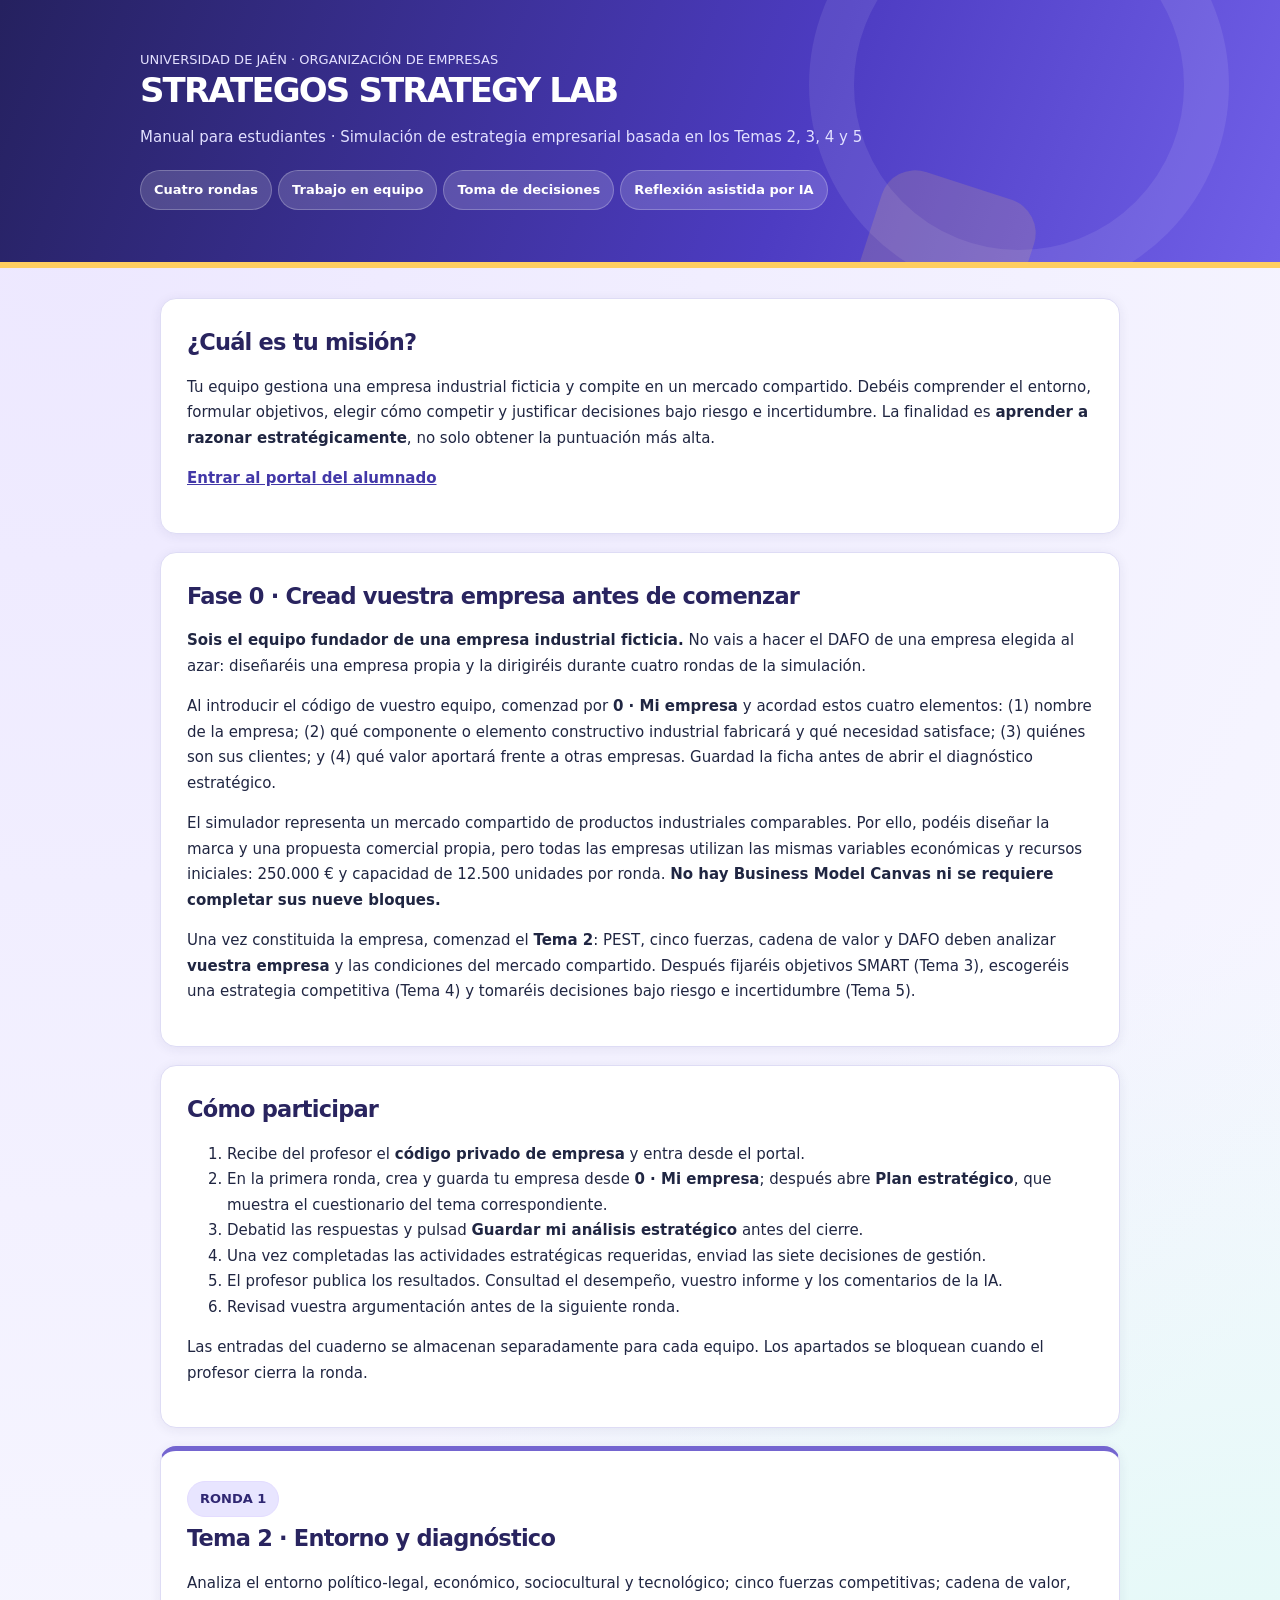
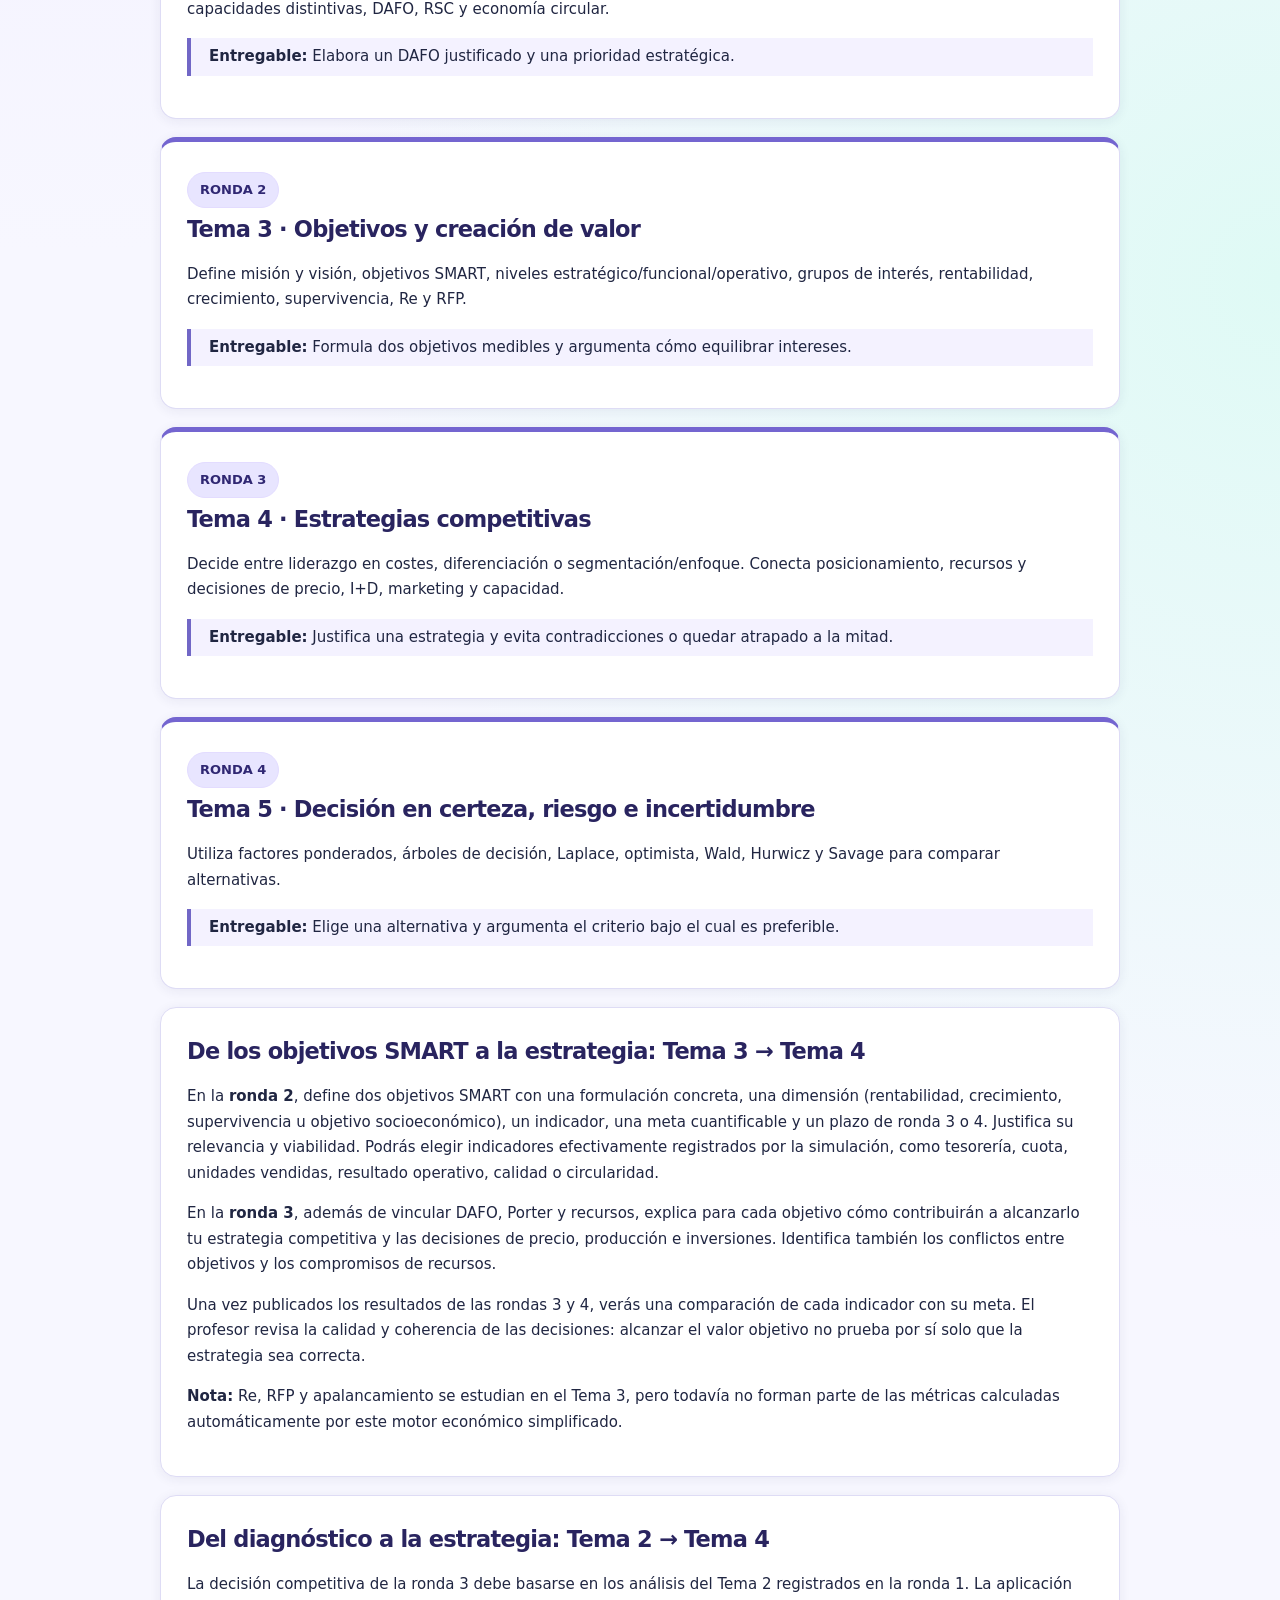
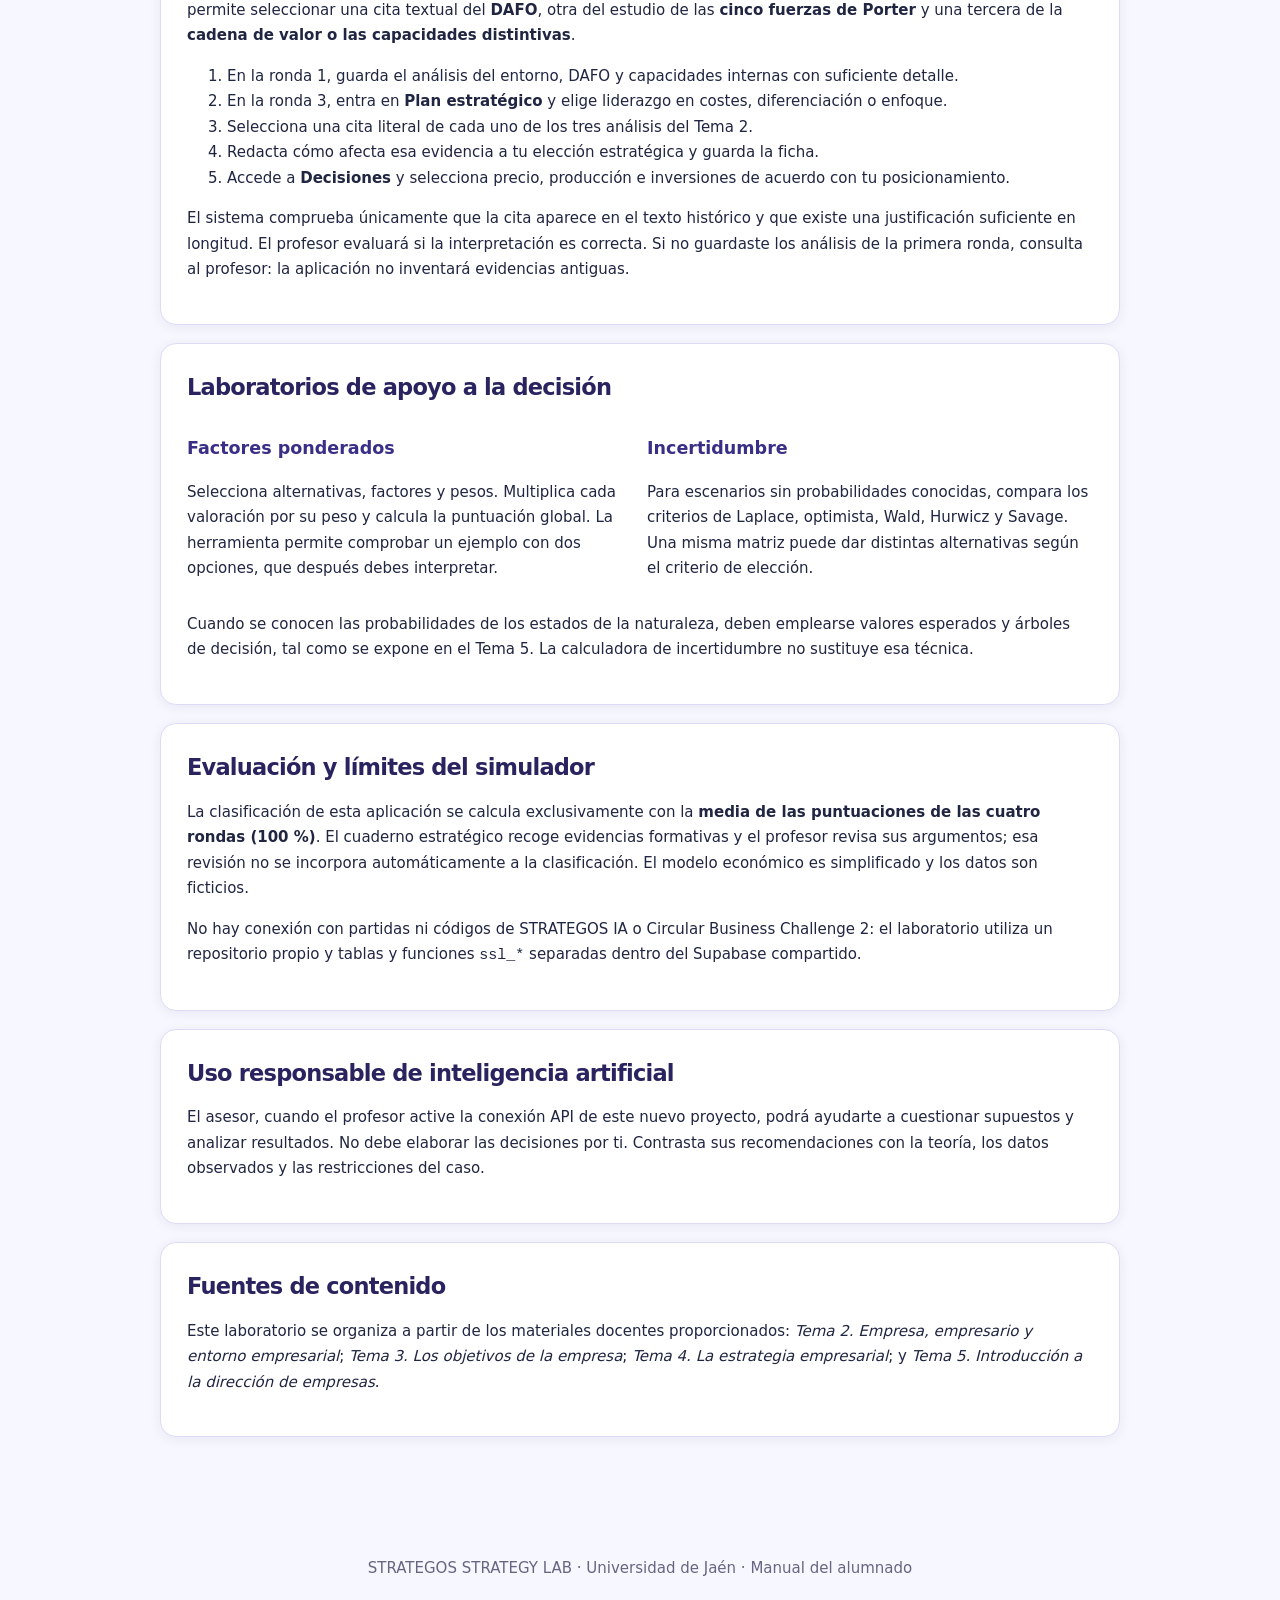
<file: guia-alumnado.html>
<!doctype html><html lang="es"><head><meta charset="utf-8"><meta name="viewport" content="width=device-width,initial-scale=1"><title>Manual del alumnado · STRATEGOS STRATEGY LAB</title><link rel="stylesheet" href="./game-theme.css"><style>
:root{font-family:Inter,system-ui,Arial,sans-serif;background:#f6f5fd;color:#252447}
*{box-sizing:border-box}body{margin:0}header{background:#2b2770;color:#fff;padding:48px 22px}header div{max-width:1000px;margin:auto}
h1{font-size:clamp(28px,4vw,48px);margin:8px 0}header p{color:#e2e0ff;max-width:780px}
main{max-width:1000px;margin:30px auto 80px;padding:0 20px}.card{padding:26px;background:#fff;border-radius:16px;box-shadow:0 2px 12px #24235a13;margin:18px 0;border:1px solid #dedcf5}
h2{color:#342c83;margin:0 0 13px}h3{color:#392f86}p,li{line-height:1.7}a{color:#4338a8;font-weight:700}
.pill{display:inline-block;border-radius:100px;background:#e8e5ff;color:#302873;padding:7px 12px;font-size:13px;font-weight:700;margin:4px 6px 4px 0}
.two{display:grid;grid-template-columns:repeat(auto-fit,minmax(270px,1fr));gap:14px}
.round{border-top:5px solid #7465d0}blockquote{border-left:4px solid #7167c6;padding:7px 18px;margin:16px 0;background:#f4f2ff}
footer{text-align:center;padding:40px;color:#676582}
</style></head><body><header><div><small>UNIVERSIDAD DE JAÉN · ORGANIZACIÓN DE EMPRESAS</small><h1>STRATEGOS STRATEGY LAB</h1><p>Manual para estudiantes · Simulación de estrategia empresarial basada en los Temas 2, 3, 4 y 5</p><span class="pill">Cuatro rondas</span><span class="pill">Trabajo en equipo</span><span class="pill">Toma de decisiones</span><span class="pill">Reflexión asistida por IA</span></div></header><main>
<section class="card"><h2>¿Cuál es tu misión?</h2><p>Tu equipo gestiona una empresa industrial ficticia y compite en un mercado compartido. Debéis comprender el entorno, formular objetivos, elegir cómo competir y justificar decisiones bajo riesgo e incertidumbre. La finalidad es <b>aprender a razonar estratégicamente</b>, no solo obtener la puntuación más alta.</p><p><a href="./index.html">Entrar al portal del alumnado</a></p></section>
<section class="card"><h2>Fase 0 · Cread vuestra empresa antes de comenzar</h2>
<p><b>Sois el equipo fundador de una empresa industrial ficticia.</b> No vais a hacer el DAFO de una empresa elegida al azar: diseñaréis una empresa propia y la dirigiréis durante cuatro rondas de la simulación.</p>
<p>Al introducir el código de vuestro equipo, comenzad por <b>0 · Mi empresa</b> y acordad estos cuatro elementos: (1) nombre de la empresa; (2) qué componente o elemento constructivo industrial fabricará y qué necesidad satisface; (3) quiénes son sus clientes; y (4) qué valor aportará frente a otras empresas. Guardad la ficha antes de abrir el diagnóstico estratégico.</p>
<p>El simulador representa un mercado compartido de productos industriales comparables. Por ello, podéis diseñar la marca y una propuesta comercial propia, pero todas las empresas utilizan las mismas variables económicas y recursos iniciales: 250.000 € y capacidad de 12.500 unidades por ronda. <b>No hay Business Model Canvas ni se requiere completar sus nueve bloques.</b></p>
<p>Una vez constituida la empresa, comenzad el <b>Tema 2</b>: PEST, cinco fuerzas, cadena de valor y DAFO deben analizar <b>vuestra empresa</b> y las condiciones del mercado compartido. Después fijaréis objetivos SMART (Tema 3), escogeréis una estrategia competitiva (Tema 4) y tomaréis decisiones bajo riesgo e incertidumbre (Tema 5).</p>
</section>
<section class="card"><h2>Cómo participar</h2><ol><li>Recibe del profesor el <b>código privado de empresa</b> y entra desde el portal.</li><li>En la primera ronda, crea y guarda tu empresa desde <b>0 · Mi empresa</b>; después abre <b>Plan estratégico</b>, que muestra el cuestionario del tema correspondiente.</li><li>Debatid las respuestas y pulsad <b>Guardar mi análisis estratégico</b> antes del cierre.</li><li>Una vez completadas las actividades estratégicas requeridas, enviad las siete decisiones de gestión.</li><li>El profesor publica los resultados. Consultad el desempeño, vuestro informe y los comentarios de la IA.</li><li>Revisad vuestra argumentación antes de la siguiente ronda.</li></ol><p>Las entradas del cuaderno se almacenan separadamente para cada equipo. Los apartados se bloquean cuando el profesor cierra la ronda.</p></section>
<section class="card round"><div class="pill">RONDA 1</div><h2>Tema 2 · Entorno y diagnóstico</h2><p>Analiza el entorno político-legal, económico, sociocultural y tecnológico; cinco fuerzas competitivas; cadena de valor, capacidades distintivas, DAFO, RSC y economía circular.</p><blockquote><b>Entregable:</b> Elabora un DAFO justificado y una prioridad estratégica.</blockquote></section><section class="card round"><div class="pill">RONDA 2</div><h2>Tema 3 · Objetivos y creación de valor</h2><p>Define misión y visión, objetivos SMART, niveles estratégico/funcional/operativo, grupos de interés, rentabilidad, crecimiento, supervivencia, Re y RFP.</p><blockquote><b>Entregable:</b> Formula dos objetivos medibles y argumenta cómo equilibrar intereses.</blockquote></section><section class="card round"><div class="pill">RONDA 3</div><h2>Tema 4 · Estrategias competitivas</h2><p>Decide entre liderazgo en costes, diferenciación o segmentación/enfoque. Conecta posicionamiento, recursos y decisiones de precio, I+D, marketing y capacidad.</p><blockquote><b>Entregable:</b> Justifica una estrategia y evita contradicciones o quedar atrapado a la mitad.</blockquote></section><section class="card round"><div class="pill">RONDA 4</div><h2>Tema 5 · Decisión en certeza, riesgo e incertidumbre</h2><p>Utiliza factores ponderados, árboles de decisión, Laplace, optimista, Wald, Hurwicz y Savage para comparar alternativas.</p><blockquote><b>Entregable:</b> Elige una alternativa y argumenta el criterio bajo el cual es preferible.</blockquote></section>
<section class="card"><h2>De los objetivos SMART a la estrategia: Tema 3 → Tema 4</h2>
<p>En la <b>ronda 2</b>, define dos objetivos SMART con una formulación concreta, una dimensión (rentabilidad, crecimiento, supervivencia u objetivo socioeconómico), un indicador, una meta cuantificable y un plazo de ronda 3 o 4. Justifica su relevancia y viabilidad. Podrás elegir indicadores efectivamente registrados por la simulación, como tesorería, cuota, unidades vendidas, resultado operativo, calidad o circularidad.</p>
<p>En la <b>ronda 3</b>, además de vincular DAFO, Porter y recursos, explica para cada objetivo cómo contribuirán a alcanzarlo tu estrategia competitiva y las decisiones de precio, producción e inversiones. Identifica también los conflictos entre objetivos y los compromisos de recursos.</p>
<p>Una vez publicados los resultados de las rondas 3 y 4, verás una comparación de cada indicador con su meta. El profesor revisa la calidad y coherencia de las decisiones: alcanzar el valor objetivo no prueba por sí solo que la estrategia sea correcta.</p>
<p><b>Nota:</b> Re, RFP y apalancamiento se estudian en el Tema 3, pero todavía no forman parte de las métricas calculadas automáticamente por este motor económico simplificado.</p></section>
<section class="card"><h2>Del diagnóstico a la estrategia: Tema 2 → Tema 4</h2>
<p>La decisión competitiva de la ronda 3 debe basarse en los análisis del Tema 2 registrados en la ronda 1. La aplicación permite seleccionar una cita textual del <b>DAFO</b>, otra del estudio de las <b>cinco fuerzas de Porter</b> y una tercera de la <b>cadena de valor o las capacidades distintivas</b>.</p>
<ol><li>En la ronda 1, guarda el análisis del entorno, DAFO y capacidades internas con suficiente detalle.</li><li>En la ronda 3, entra en <b>Plan estratégico</b> y elige liderazgo en costes, diferenciación o enfoque.</li><li>Selecciona una cita literal de cada uno de los tres análisis del Tema 2.</li><li>Redacta cómo afecta esa evidencia a tu elección estratégica y guarda la ficha.</li><li>Accede a <b>Decisiones</b> y selecciona precio, producción e inversiones de acuerdo con tu posicionamiento.</li></ol>
<p>El sistema comprueba únicamente que la cita aparece en el texto histórico y que existe una justificación suficiente en longitud. El profesor evaluará si la interpretación es correcta. Si no guardaste los análisis de la primera ronda, consulta al profesor: la aplicación no inventará evidencias antiguas.</p></section>
<section class="card"><h2>Laboratorios de apoyo a la decisión</h2><div class="two"><div><h3>Factores ponderados</h3><p>Selecciona alternativas, factores y pesos. Multiplica cada valoración por su peso y calcula la puntuación global. La herramienta permite comprobar un ejemplo con dos opciones, que después debes interpretar.</p></div><div><h3>Incertidumbre</h3><p>Para escenarios sin probabilidades conocidas, compara los criterios de Laplace, optimista, Wald, Hurwicz y Savage. Una misma matriz puede dar distintas alternativas según el criterio de elección.</p></div></div><p>Cuando se conocen las probabilidades de los estados de la naturaleza, deben emplearse valores esperados y árboles de decisión, tal como se expone en el Tema 5. La calculadora de incertidumbre no sustituye esa técnica.</p></section>
<section class="card"><h2>Evaluación y límites del simulador</h2><p>La clasificación de esta aplicación se calcula exclusivamente con la <b>media de las puntuaciones de las cuatro rondas (100 %)</b>. El cuaderno estratégico recoge evidencias formativas y el profesor revisa sus argumentos; esa revisión no se incorpora automáticamente a la clasificación. El modelo económico es simplificado y los datos son ficticios.</p><p>No hay conexión con partidas ni códigos de STRATEGOS IA o Circular Business Challenge 2: el laboratorio utiliza un repositorio propio y tablas y funciones <code>ssl_*</code> separadas dentro del Supabase compartido.</p></section>
<section class="card"><h2>Uso responsable de inteligencia artificial</h2><p>El asesor, cuando el profesor active la conexión API de este nuevo proyecto, podrá ayudarte a cuestionar supuestos y analizar resultados. No debe elaborar las decisiones por ti. Contrasta sus recomendaciones con la teoría, los datos observados y las restricciones del caso.</p></section>
<section class="card"><h2>Fuentes de contenido</h2><p>Este laboratorio se organiza a partir de los materiales docentes proporcionados: <i>Tema 2. Empresa, empresario y entorno empresarial</i>; <i>Tema 3. Los objetivos de la empresa</i>; <i>Tema 4. La estrategia empresarial</i>; y <i>Tema 5. Introducción a la dirección de empresas</i>.</p></section>
</main><footer>STRATEGOS STRATEGY LAB · Universidad de Jaén · Manual del alumnado</footer></body></html>
</file>
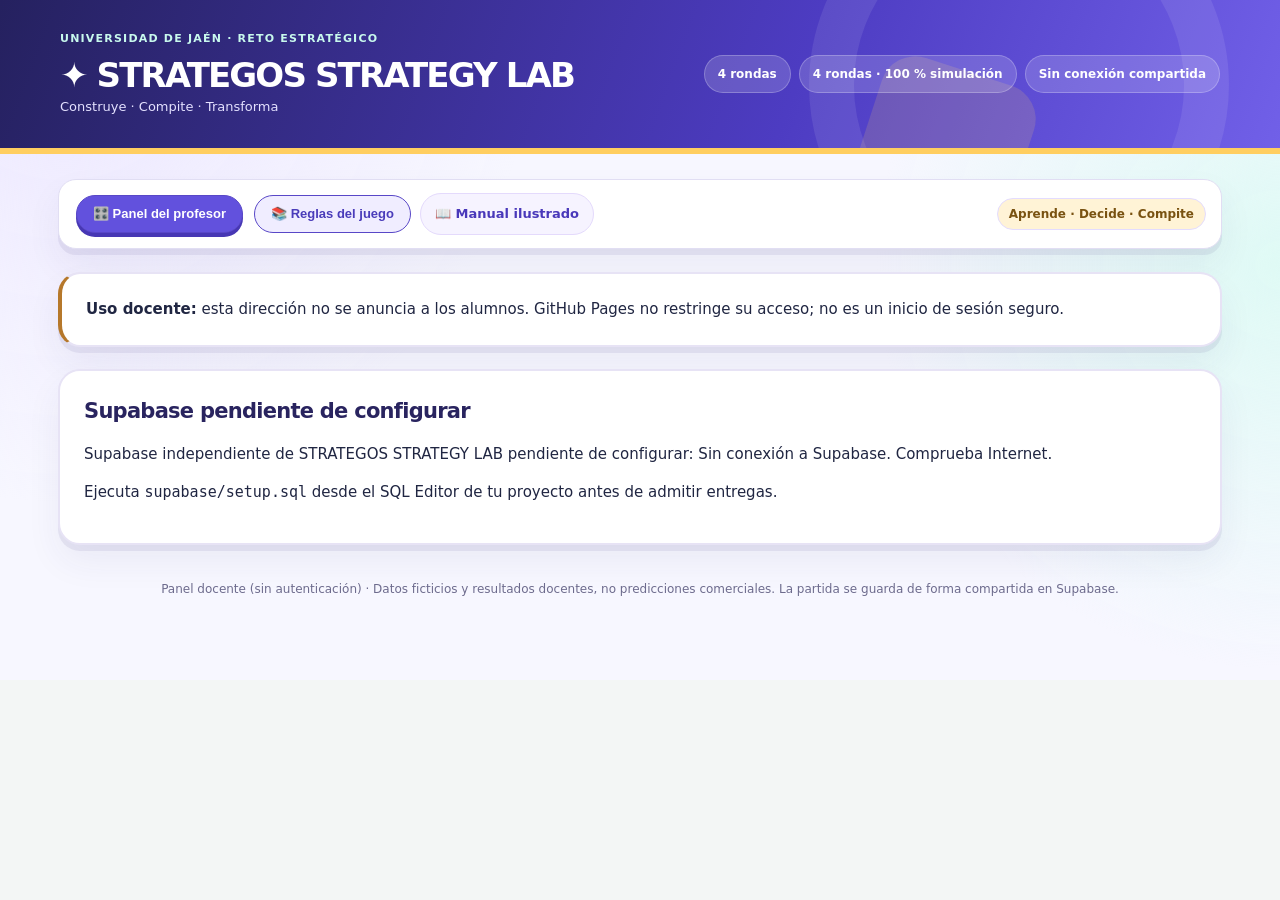
<file: profesor.html>
<!DOCTYPE html><html lang="es"><head><meta charset="UTF-8"><meta name="viewport" content="width=device-width,initial-scale=1"><title>Panel del Profesor | STRATEGOS STRATEGY LAB</title><style>
:root{font-family:Inter,system-ui,-apple-system,Segoe UI,sans-serif;background:#f3f6f5;color:#173329}*{box-sizing:border-box}body{margin:0}header{background:#123e30;color:white;padding:21px max(22px,calc((100vw - 1160px)/2));display:flex;justify-content:space-between;align-items:center;gap:12px;flex-wrap:wrap}header h1{margin:0;font-size:22px}header small{color:#c5ddd2}.wrap{max-width:1160px;margin:auto;padding:24px 18px 70px}.card{background:white;border:1px solid #dbe5df;border-radius:14px;padding:20px;margin-bottom:16px;box-shadow:0 2px 9px #16342608}h2{font-size:21px;margin:0 0 14px}h3{font-size:16px;margin:0 0 12px}p{line-height:1.5}.muted,small{color:#617369}.grid{display:grid;grid-template-columns:repeat(auto-fit,minmax(225px,1fr));gap:14px}.kpi{background:#eef5f0;padding:15px;border-radius:9px}.kpi b{display:block;font-size:25px;margin-top:5px}label{display:block;font-weight:600;font-size:13px;margin:13px 0 6px}input,select{width:100%;padding:11px;border:1px solid #b8c9c0;border-radius:8px;background:white;font-size:14px}button{border:0;border-radius:8px;background:#176c4d;color:white;padding:11px 16px;font-weight:650;cursor:pointer;margin:4px 6px 4px 0}button:hover{background:#0d553c}button.secondary{background:#e5eee8;color:#1d503c}button.danger{background:#a43131}button:disabled{opacity:.45;cursor:not-allowed}.pill{font-size:12px;border-radius:50px;padding:5px 10px;background:#e4f0e9;color:#155638;font-weight:700}.tabs{margin-bottom:16px}.tabs button.active{background:#174d3a}.tabs button{background:#dae6df;color:#25523f}table{width:100%;border-collapse:collapse;font-size:14px}th,td{padding:11px 8px;border-bottom:1px solid #e2e9e4;text-align:left}th{color:#456151}td.num,th.num{text-align:right;font-variant-numeric:tabular-nums}.alert{border-left:4px solid #d29c26;background:#fff8e5;padding:13px;border-radius:6px}.success{border-left:4px solid #23875e;background:#e7f6ed;padding:12px;border-radius:6px}.bad{color:#ae2c2c}.good{color:#13774b}.hidden{display:none}.two{display:grid;grid-template-columns:1fr 1fr;gap:14px}@media(max-width:650px){.two{grid-template-columns:1fr}.wrap{padding:14px 10px}header{padding:16px}table{font-size:12px}th,td{padding:8px 4px}}.footer{color:#6a7d72;text-align:center;font-size:12px;margin-top:35px}.tag{font-size:12px;color:#587468;margin:0 0 10px}.bar{height:8px;background:#dfeae4;border-radius:12px;overflow:hidden}.bar>div{height:100%;background:#229466}.flex{display:flex;justify-content:space-between;align-items:center;gap:12px;flex-wrap:wrap}

/* v4: experiencia guiada */
:root{--ink:#14382e;--forest:#123e30;--teal:#16815c;--cream:#f9f7ee}body{background:linear-gradient(180deg,#e8f2ed 0%,#f5f7f4 320px)}header{background:linear-gradient(115deg,#0b2b24,#175841);padding-top:27px;padding-bottom:27px}header h1{font-size:clamp(21px,3vw,28px);letter-spacing:-.6px}button{transition:transform .15s,background .15s,box-shadow .15s}button:hover:not(:disabled){transform:translateY(-1px);box-shadow:0 3px 12px #0b38232a}button:focus-visible,input:focus-visible,select:focus-visible,summary:focus-visible{outline:3px solid #a4d3b7;outline-offset:2px}.card{box-shadow:0 8px 25px #143e2910;border-color:#d8e5dd}h2{letter-spacing:-.35px}.hero{border:0;border-radius:20px;padding:28px 30px;margin-bottom:20px;color:white;background:radial-gradient(circle at 85% 15%,#318b69 0,#1b664b 24%,transparent 54%),linear-gradient(110deg,#0c3429,#174e3a);position:relative;overflow:hidden}.hero h2{font-size:clamp(26px,4vw,38px);max-width:730px;margin:7px 0 10px;line-height:1.12}.hero p{color:#e3f3e9;max-width:720px;margin:0 0 16px}.eyebrow{letter-spacing:2px;text-transform:uppercase;font-size:11px;font-weight:750;color:#a7dec0}.hero-stats{display:flex;gap:9px;flex-wrap:wrap}.hero-stats span{background:#ffffff22;color:white;border:1px solid #ffffff29;border-radius:30px;padding:7px 11px;font-size:12px}.step-cards{display:grid;grid-template-columns:repeat(auto-fit,minmax(190px,1fr));gap:12px;margin:14px 0}.step-card{padding:15px;border:1px solid #d6e5dc;border-radius:12px;background:#f7faf8}.step-card strong{display:block;font-size:14px;margin:7px 0}.step-num{display:inline-grid;place-items:center;width:27px;height:27px;background:#dcefe3;color:#126343;border-radius:50%;font-weight:800}.lesson{background:linear-gradient(145deg,#f2f8f4,#fbfcf9);border:1px solid #cddfd4;border-radius:14px;padding:18px;margin:15px 0}.lesson h3{font-size:18px;margin:5px 0 9px}.lesson ul{padding-left:21px;line-height:1.6}.lesson p{margin:7px 0}.lesson .tag{color:#277152;font-weight:750;letter-spacing:1px;text-transform:uppercase}.roundbar{display:flex;gap:7px;margin:11px 0 18px}.roundbar span{flex:1;text-align:center;border-radius:8px;padding:9px 3px;font-size:11px;font-weight:750;background:#e6eee9;color:#537264}.roundbar span.done{background:#cce6d5;color:#1c6547}.roundbar span.current{background:#155f43;color:#fff}.tips{display:grid;grid-template-columns:repeat(auto-fit,minmax(210px,1fr));gap:11px;margin-top:12px}.tip{background:white;border:1px solid #dce9df;border-radius:10px;padding:12px;font-size:13px}.tip b{display:block;margin-bottom:5px}.actionlist{background:#f5f9f5;border-radius:11px;padding:14px 17px;line-height:1.7}.actionlist ol{margin:6px 0;padding-left:20px}.details{border:1px solid #dbe7dd;border-radius:12px;padding:13px;margin:13px 0}.details summary{cursor:pointer;font-weight:750;color:#225c42}.video-card{background:#f0f6f1;border-left:4px solid #21895c;border-radius:8px;padding:12px 15px;margin-top:12px}.video-card a{color:#176847}.disclaimer{font-size:12px;color:#66766c}.fieldhelp{display:block;font-size:12px;color:#60766a;line-height:1.35;margin-top:4px}.quiz-note{border-left:4px solid #36a477;padding:12px 15px;background:#eff8f1;margin:11px 0}.topnav{display:flex;justify-content:space-between;gap:12px;align-items:center;flex-wrap:wrap;margin:8px 0 18px}.topnav .tabs{margin:0}.footer{line-height:1.5}@media(max-width:650px){.hero{padding:22px 17px}.step-card{padding:12px}.roundbar span{font-size:10px}}

/* Tema 2–5: diseño de decisiones estratégicas */
textarea{width:100%;min-height:110px;resize:vertical;border:1px solid #bdcfc4;border-radius:10px;padding:12px;font:inherit;line-height:1.45;background:#fff}textarea:focus-visible{outline:3px solid #a4d3b7}.student-menu{display:flex;gap:9px;flex-wrap:wrap;margin:16px 0}.student-menu button{background:#e6f0e9;color:#1b593e}.student-menu button.active{background:#146047;color:#fff}.canvas-grid{display:grid;grid-template-columns:repeat(3,minmax(0,1fr));gap:12px}.canvas-block{background:#fff;border:1px solid #d3e4d8;border-radius:13px;padding:16px;display:flex;flex-direction:column;gap:7px}.canvas-block.highlight{background:#f0f9f3;border-color:#85bc99}.canvas-block h3{margin:0;font-size:15px}.canvas-block p{margin:0;color:#557265;font-size:12px}.canvas-block textarea{flex:1;min-height:132px;font-size:13px}.canvas-block small{font-size:11px}.canvas-chip{display:inline-block;background:#e2eee6;border-radius:50px;padding:4px 8px;font-weight:800;font-size:11px;color:#266b48}.progressline{height:12px;border-radius:30px;background:#e1ebe5;overflow:hidden}.progressline>div{background:#1c9367;height:100%;transition:width .2s}.callout{padding:17px 19px;border:1px solid #abd3b7;border-radius:14px;background:#eff9f1}.callout strong{display:block;margin-bottom:6px}.canvas-notes{margin:0;color:#567466;font-size:13px;line-height:1.5}.idea-banner{background:linear-gradient(110deg,#164534,#26785a);color:white;border-radius:15px;padding:19px;margin-bottom:14px}.idea-banner h2{margin:5px 0;font-size:24px}.idea-banner p{color:#e1f1e7}.idea-form input{font-size:15px}.brief-grid{display:grid;grid-template-columns:repeat(2,1fr);gap:10px}.brief-item{border:1px solid #dbe6dc;padding:13px;border-radius:11px;white-space:pre-wrap;overflow-wrap:anywhere}.brief-item strong{display:block;margin-bottom:7px;color:#19553a}.stepper{display:flex;gap:6px;margin:15px 0}.stepper span{height:6px;flex:1;border-radius:8px;background:#d8e6dc}.stepper span.filled{background:#16875b}.aside-inline{background:#fcf9ef;border:1px solid #eadca8;border-radius:11px;padding:13px;font-size:13px}.idea-presets{display:flex;gap:7px;flex-wrap:wrap}.idea-presets button{background:#f0f3ed;color:#276044;font-size:12px;padding:8px 10px}.idea-presets button:hover{background:#d9e9dc}@media(max-width:850px){.canvas-grid{grid-template-columns:repeat(2,minmax(0,1fr))}}@media(max-width:600px){.canvas-grid,.brief-grid{grid-template-columns:1fr}.canvas-block textarea{min-height:105px}}
@media print{header,.topnav,.student-menu,.footer,button,.hero{display:none!important}.wrap{max-width:none;padding:0}.card{box-shadow:none;border:0}.brief-grid{grid-template-columns:1fr 1fr}.brief-item{break-inside:avoid}}

.video-stage{border-radius:20px;background:linear-gradient(125deg,#0d352d,#1e6549);padding:26px;color:#fff;margin:12px 0 18px}.video-stage h2{font-size:clamp(24px,3vw,34px);margin:7px 0}.video-stage p{color:#e4f3e9}.video-window{background:#061d18;border-radius:16px;overflow:hidden;aspect-ratio:16/9;margin:18px 0;display:grid;place-items:center;position:relative}.video-window iframe,.video-window video{width:100%;height:100%;border:0;display:block}.video-empty{text-align:center;padding:25px;color:#f1f8f4;max-width:510px}.video-empty .play-icon{font-size:44px;display:block;margin-bottom:8px}.video-actions{display:flex;gap:10px;flex-wrap:wrap;align-items:center}.video-actions button{background:#e4f7e9;color:#115138}.video-actions button.secondary{background:#ffffff20;color:#fff;border:1px solid #ffffff55}.video-link{color:#aaf0d1;overflow-wrap:anywhere}.video-agenda{display:grid;grid-template-columns:repeat(auto-fit,minmax(190px,1fr));gap:10px}.video-agenda article{padding:13px;border:1px solid #d4e5d9;border-radius:11px;background:#f5faf6}.video-agenda strong{display:block;margin-bottom:6px}.video-admin{background:#f5faf6;border-radius:12px;padding:16px;margin-top:15px}.video-row{display:grid;grid-template-columns:minmax(140px,240px) 1fr;gap:12px;align-items:center;padding:10px 0;border-bottom:1px solid #dce7dd}.video-row label{margin:0}.video-row input{margin:0}.video-help{color:#527465;font-size:12px;margin-top:9px}.video-success{background:#d8f2e3;color:#125637;padding:9px;border-radius:9px}.video-stage .tag{color:#b9e6ce}@media(max-width:680px){.video-stage{padding:17px}.video-row{grid-template-columns:1fr}}
.strategos-advisor .strategos-findings{padding-left:22px;line-height:1.7}
.strategos-advisor .strategos-findings li{margin-bottom:9px}
.strategos-chat{background:#f5f3ff;border:1px solid #ddd5ff;padding:18px;border-radius:15px;margin-top:20px}
.strategos-chat textarea{width:100%;border:1px solid #aca4d6;border-radius:10px;padding:12px;font:inherit;resize:vertical;min-height:98px}
.strategos-answer{white-space:pre-wrap;line-height:1.65;color:#28244b;margin-top:12px}
.strategos-answer:not(:empty){background:#fff;padding:14px;border-left:4px solid #6251dd;border-radius:8px}
.strategos-report-shell{border:2px solid #ddd5ff;background:#fefeff}
.strategos-report-shell .strategos-round-select,#strategos-teacher-team{max-width:300px}
.strategos-report-dimensions{display:grid;grid-template-columns:repeat(2,minmax(0,1fr));gap:12px;margin:15px 0}
.strategos-report-dimensions article{background:#f5f4fc;border:1px solid #ddd8f2;border-radius:12px;padding:16px}
.strategos-report-dimensions h3{margin:0}
.strategos-report-dimensions p{margin:9px 0;font-size:14px}
.strategos-report-status{font-size:12px;border-radius:40px;padding:3px 9px;font-weight:700;background:#e8e9f8;color:#453e72}
.strategos-report-status.status-fortaleza{background:#d8f4e5;color:#15683d}
.strategos-report-status.status-riesgo{background:#ffe0da;color:#a13629}
.strategos-report-ai-output{white-space:pre-wrap;line-height:1.7}
.strategos-report-ai-output:not(:empty){background:#f5f4fc;border-left:4px solid #6251dd;border-radius:8px;padding:15px;margin:10px 0}
@media(max-width:700px){.strategos-report-dimensions{grid-template-columns:1fr}}
@media print{
 body:has(.strategos-print-target) *{visibility:hidden!important}
 body:has(.strategos-print-target) .strategos-print-target,
 body:has(.strategos-print-target) .strategos-print-target *{visibility:visible!important}
 body:has(.strategos-print-target) .strategos-print-target{position:absolute;top:0;left:0;width:100%;border:0;box-shadow:none}
 body:has(.strategos-print-target) .strategos-print-target .strategos-report-actions,
 body:has(.strategos-print-target) .strategos-print-target .strategos-report-ai-output,
 body:has(.strategos-print-target) .strategos-print-target .strategos-round-select{display:none!important}
 .strategos-report-dimensions article{break-inside:avoid}
}
.strategy-workbook{border-top:5px solid #6860c7}
.strategy-field{border:1px solid #e1e0ef;border-radius:13px;padding:16px;margin:14px 0;background:#fbfaff}
.strategy-field label{font-size:15px;color:#332976;margin:0 0 5px}
.strategy-field textarea{width:100%;min-height:104px;font:inherit;padding:12px;border-radius:9px;border:1px solid #c6c5e0}
.strategy-methods{margin-top:24px;background:#f4f7fb;border-radius:12px;padding:17px}
.strategy-calculator{overflow-x:auto;padding:12px 0}
.strategy-calculator input{min-width:75px}
.strategy-reviewed{margin:15px 0;padding:13px;border-left:4px solid #7162cb;background:#f6f5fc}
.strategy-reviewed p{white-space:pre-wrap}
</style><link rel="stylesheet" href="./game-theme.css?v=20261102-design1"></head><body><header><div><div style="font-size:11px;font-weight:800;letter-spacing:.11em;color:#c8f9ed;margin-bottom:9px">UNIVERSIDAD DE JAÉN · RETO ESTRATÉGICO</div><h1>✦ STRATEGOS STRATEGY LAB</h1><small>Construye · Compite · Transforma</small></div><div style="display:flex;gap:8px;flex-wrap:wrap;align-items:center"><span class="pill">4 rondas</span><span class="pill">4 rondas · 100 % simulación</span><span id="headstatus" class="pill">Conectando…</span></div></header><main class="wrap"><div class="topnav"><div class="tabs" id="tabs"><button data-role="prof" class="active">🎛️ Panel del profesor</button><button data-role="reglas">📚 Reglas del juego</button><a href="./guia-alumnado.html" target="_blank" rel="noopener noreferrer" class="manual-link">📖 Manual ilustrado</a></div><span class="pill">Aprende · Decide · Compite</span></div><div class="card" style="border-left:4px solid #b6782b"><b>Uso docente:</b> esta dirección no se anuncia a los alumnos. GitHub Pages no restringe su acceso; no es un inicio de sesión seguro.</div><section id="view"></section><p class="footer">Panel docente (sin autenticación) · Datos ficticios y resultados docentes, no predicciones comerciales. La partida se guarda de forma compartida en Supabase.</p></main><script src="./sync.js"></script><script src="./advisor.js?v=20261102-1"></script><script src="./reports.js?v=20261102-1"></script><script src="./company-intro.js?v=20261102-1"></script><script src="./strategy-engine.js?v=20261102-3"></script><script src="./strategy-lab.js?v=20261102-3"></script><script>
'use strict';const KEY='strategy_lab_v1';const names=['Strategos Alpha','Strategos Beta','Strategos Gamma','Strategos Delta'];const formats=new Intl.NumberFormat('es-ES',{maximumFractionDigits:0});const euro=n=>formats.format(Math.round(n))+' €';const fmt=n=>formats.format(n);const $=id=>document.getElementById(id);const esc=v=>String(v).replace(/[&<>"']/g,c=>({'&':'&amp;','<':'&lt;','>':'&gt;','"':'&quot;',"'":'&#39;'}[c]));const clamp=(x,a,b)=>Math.max(a,Math.min(b,x));
function defaults(){return {round:1,phase:'decisions',event:'normal',teams:names.map((name,i)=>({id:i+1,name,code:'UJA'+(i+1)+'26',cash:250000,capacity:12500,quality:50,eco:50,market:50,tech:50,last:null,history:[],decision:null,submitted:false})),log:[],results:[]}}let db=defaults(),version=0,remoteReady=false,remoteError='',teamCode='',teacherAuthenticated=false;
let localVideoUrls=[];try{localVideoUrls=JSON.parse(localStorage.getItem('strategy_lab_video_overrides')||'[]')}catch{localVideoUrls=[]}
async function remoteRefresh(silent=false){
 const previous={version,round:db.round,phase:db.phase,event:db.event,submitted:db.teams[selected-1]?.submitted};
 const data=role==='prof'&&teacherAuthenticated?await CBCSync.rpc('cbc_teacher_state'):auth&&teamCode?await CBCSync.rpc('cbc_student_state',{p_code:teamCode}):null;
 if(!data)return;
 db=data.state;version=Number(data.version);
 const changed=previous.round!==db.round||previous.phase!==db.phase||
   previous.event!==db.event||previous.submitted!==db.teams[selected-1]?.submitted;
 // El cambio de evento debe refrescar la pantalla del alumno. No redibujar
 // ante entregas ajenas mientras escribe su propio formulario.
 if(!silent||changed||(role==='prof'&&previous.version!==version&&document.activeElement?.closest('#strategy-form')===null))render();
}
async function teacherSave(){try{let r=await CBCSync.rpc('cbc_teacher_save',{p_state:db,p_version:version});version=Number(r.version);return true;}catch(e){alert('Cambio NO guardado: '+e.message);await remoteRefresh();return false;}}
async function initRemote(){
 try{await CBCSync.rpc('cbc_ping');remoteReady=true;
 if(role==='prof'&&CBCSync.currentToken())try{teacherAuthenticated=true;await remoteRefresh();}catch{teacherAuthenticated=false;CBCSync.logout();}
 }catch(e){remoteError='Supabase independiente de STRATEGOS STRATEGY LAB pendiente de configurar: '+e.message;}
 render();
 if(remoteReady)setInterval(async()=>{if((role==='prof'&&teacherAuthenticated)||(role==='alumno'&&auth&&teamCode))try{await remoteRefresh(true)}catch(e){console.warn('Sincronización',e.message)}},7000);
}
let role='prof',selected=1,auth=false,studentSection='video';function save(){/* Estado de partida exclusivo de Supabase */}function activeTeams(){return db.teams.filter(t=>t.active!==false)}function canSetTeams(){return db.phase==='decisions'&&db.results.length===0&&db.teams.every(t=>!t.submitted)}const videoNames=['Presentación general','Ronda 1 · Crear empresa','Ronda 2 · Competir','Ronda 3 · Adaptar','Ronda 4 · Consolidar'];
const videoIntro={title:'Bienvenidos a STRATEGOS STRATEGY LAB',story:'La dirección estratégica conecta el análisis del entorno con objetivos, decisiones y resultados.',objective:'Comprende el proceso estratégico y las cuatro rondas basadas en los temas 2 a 5.',tasks:['Analiza el entorno y la empresa.','Define objetivos y formula una estrategia competitiva.','Aplica métodos de decisión ante el riesgo y la incertidumbre.'],question:'¿Podrás justificar la estrategia de tu empresa y revisar sus consecuencias?'};
let publishedVideos=['','','','',''];function videoUrls(){return publishedVideos.map((published,i)=>{const local=Array.isArray(localVideoUrls)?localVideoUrls[i]:'';return published||(typeof local==='string'&&local.trim()&&safeVideoUrl(local)?local.trim():'')})}
async function loadPublishedVideos(){try{const r=await fetch('./videos.json?v=20261102-intro-NIm4BZ8QeA8',{cache:'no-store'});if(!r.ok)return;const j=await r.json();if(Array.isArray(j.videos)&&j.videos.length===5){publishedVideos=j.videos.map(v=>typeof v==='string'&&safeVideoUrl(v)?v:'');if(publishedVideos[0]!=='https://youtu.be/NIm4BZ8QeA8')publishedVideos[0]='https://youtu.be/NIm4BZ8QeA8';render()}}catch{/* local file preview uses fallback */}}
function safeVideoUrl(raw){try{if(!raw||!raw.trim())return null;const u=new URL(raw.trim());if(!['https:','http:'].includes(u.protocol))return null;return u;}catch{return null}}
function videoSource(input){const u=safeVideoUrl(input);if(!u)return null;const host=u.hostname.toLowerCase().replace(/^www\./,'');if(host==='youtu.be'){const id=u.pathname.slice(1).split('/')[0];if(/^[A-Za-z0-9_-]{11}$/.test(id))return {kind:'iframe',src:'https://www.youtube-nocookie.com/embed/'+id+'?rel=0'}}if(['youtube.com','m.youtube.com','youtube-nocookie.com'].includes(host)){let id=u.searchParams.get('v');if(!id&&u.pathname.startsWith('/embed/'))id=u.pathname.split('/')[2];if(!id&&u.pathname.startsWith('/shorts/'))id=u.pathname.split('/')[2];if(/^[A-Za-z0-9_-]{11}$/.test(id||''))return {kind:'iframe',src:'https://www.youtube-nocookie.com/embed/'+id+'?rel=0'}}if(host==='vimeo.com'||host==='player.vimeo.com'){let id=(u.pathname.match(/\b\d{6,12}\b/)||[])[0];if(id)return {kind:'iframe',src:'https://player.vimeo.com/video/'+id}}if(/\.(mp4|webm|ogg)$/i.test(u.pathname))return {kind:'video',src:u.href};return {kind:'link',src:u.href}}
function videoPlayer(url){const s=videoSource(url);if(!s)return `<div class="video-empty"><span class="play-icon">▶</span><b>Vídeo de esta ronda aún no publicado</b><p>Mientras tanto puedes leer el briefing y continuar con la actividad. El profesor puede añadir la URL del vídeo desde su panel.</p></div>`;if(s.kind==='iframe')return `<iframe src="${esc(s.src)}" title="Vídeo introductorio" loading="lazy" allow="accelerometer; autoplay; encrypted-media; gyroscope; picture-in-picture; web-share" referrerpolicy="strict-origin-when-cross-origin" allowfullscreen></iframe>`;if(s.kind==='video')return `<video controls preload="metadata" playsinline src="${esc(s.src)}">El navegador no puede reproducir este archivo.</video>`;return `<div class="video-empty"><span class="play-icon">↗</span><b>Vídeo disponible mediante enlace externo</b><p>Ábrelo en una pestaña nueva y regresa para continuar.</p><a class="video-link" href="${esc(s.src)}" target="_blank" rel="noopener noreferrer">Abrir vídeo</a></div>`}
function videoStage(){const n=db.round, ch=chapterData[n-1],url=videoUrls()[n];return `<section class="video-stage"><span class="tag">BRIEFING AUDIOVISUAL · RONDA ${n} DE 4</span><h2>${esc(ch.title)}</h2><p>${esc(ch.story)}</p><div class="video-window">${videoPlayer(url)}</div><div class="video-actions"><button id="continueToRound">${n===1?'Ir al plan estratégico':'Ir a las decisiones de la ronda'} →</button><button id="showIntroVideo" class="secondary">Ver presentación general</button>${safeVideoUrl(url)?`<a href="${esc(url)}" class="video-link" target="_blank" rel="noopener noreferrer">Abrir vídeo fuera de la web ↗</a>`:''}</div></section><section class="card"><h2>Tu misión en esta ronda</h2><p>${esc(ch.objective)}</p><div class="video-agenda">${ch.tasks.map((task,i)=>`<article><strong>${i+1}. Tarea</strong>${esc(task)}</article>`).join('')}</div><div class="quiz-note"><b>Pregunta para debatir en equipo:</b> ${esc(ch.question)}</div><p class="disclaimer">Puedes continuar aunque aún no se haya publicado el vídeo. El vídeo es una introducción; no sustituye el plan estratégico ni las reglas de decisión.</p></section>`}
function introVideoStage(){const url=videoUrls()[0],ch=videoIntro;return `<section class="video-stage"><span class="tag">INICIO DEL RETO · PRESENTACIÓN GENERAL</span><h2>${esc(ch.title)}</h2><p>${esc(ch.story)}</p><div class="video-window">${videoPlayer(url)}</div><div class="video-actions"><button id="backToRound">Continuar a la ronda ${db.round} →</button>${safeVideoUrl(url)?`<a href="${esc(url)}" target="_blank" class="video-link" rel="noopener noreferrer">Abrir vídeo en nueva pestaña ↗</a>`:''}</div></section><section class="card"><h2>Así funciona el juego</h2><div class="video-agenda">${ch.tasks.map((task,i)=>`<article><strong>Etapa ${i+1}</strong>${esc(task)}</article>`).join('')}</div><div class="quiz-note"><b>El reto:</b> ${esc(ch.question)}</div></section>`}
function videoAdmin(){return `<div class="card"><h2>Vídeos de la simulación</h2><p>Introduce las direcciones públicas para previsualizarlas aquí. Para que <b>todos los alumnos</b> vean los vídeos en GitHub Pages, edita también el archivo <code>videos.json</code> del repositorio con esas mismas cinco direcciones. Se admiten YouTube, Vimeo y MP4/WebM.</p><form id="videoConfigForm"><div class="video-admin">${videoNames.map((name,i)=>`<div class="video-row"><label for="video_url_${i}">${esc(name)}</label><input id="video_url_${i}" name="video_${i}" type="url" inputmode="url" placeholder="https://www.youtube.com/watch?v=..." value="${esc(videoUrls()[i])}"></div>`).join('')}</div><p class="video-help">Usa enlaces de vídeos públicos o no listados con inserción permitida. No sirven enlaces privados ni archivos guardados únicamente en tu ordenador.</p><button type="submit">Guardar enlaces de vídeos</button><button type="button" id="testRoundVideo" class="secondary">Previsualizar ronda actual</button><p id="videoSaveState" class="muted" aria-live="polite"></p></form></div>`}
function moneyCell(n){return `<td class="num">${euro(n)}</td>`}function message(s,cls='success'){return `<div class="${cls}">${s}</div>`}
const fields=[['price','Precio de venta (€/unidad)',20,90,45],['production','Producción prevista (unidades)',0,25000,11500],['capacityInv','Inversión en capacidad (€)',0,100000,10000],['rdInv','Inversión en I+D y calidad (€)',0,100000,15000],['ecoInv','Inversión ambiental (€)',0,100000,15000],['marketingInv','Inversión comercial (€)',0,100000,10000],['recycled','Materia prima recuperada (%)',0,90,45]];
function normalDecision(){return Object.fromEntries(fields.map(x=>[x[0],x[4]]))}function investment(d){return d.capacityInv+d.rdInv+d.ecoInv+d.marketingInv}function valid(d,t){let v=fields.every(([k,,min,max])=>Number.isFinite(d[k])&&d[k]>=min&&d[k]<=max);let maxInvestment=Math.min(150000,Math.max(0,t.cash-15000));return v&&investment(d)<=maxInvestment}
function eventDef(){return {normal:{name:'Mercado estable',desc:'Demanda sectorial estable y costes base.'},raw:{name:'Crisis de materias primas',desc:'El coste de material virgen aumenta un 25 %. Usar materia prima recuperada amortigua la crisis.'},demand:{name:'Caída de la demanda',desc:'La demanda del mercado disminuye un 18 %.'},green:{name:'Compra pública verde',desc:'Los compradores dan más importancia al desempeño ambiental.'},quality:{name:'Control de calidad',desc:'La demanda favorece empresas con prestaciones y calidad verificables.'}}[db.event]}
function profile(t,d,evt){let invest=investment(d);const cashAfter=t.cash-invest;const capacity=t.capacity+Math.floor(d.capacityInv/6);const quality=clamp(t.quality+d.rdInv/2500,0,100);const eco=clamp(t.eco+d.ecoInv/2500,0,100);const marketing=clamp(t.market+d.marketingInv/2500,0,100);const tech=clamp(t.tech+d.rdInv/4000,0,100);const rawCost=evt==='raw'?1.25:1;let variable=18+(100-quality)*0.045+(d.recycled*0.09)+(100-tech)*0.015+7*(1-d.recycled/100)*rawCost;let unitCO2=clamp(40-0.24*d.recycled-0.12*(eco-50),8,40);const competitive=StrategyEngine.factors(t,d,{variable,capacity,quality,eco,marketing,tech},db.round);variable=competitive.variable;return {t,d,invest,cashAfter,capacity,quality,eco,marketing,tech,variable,unitCO2,competitive};}
function compute(){let evt=db.event;const market=Math.round(50000*(evt==='demand'?.82:1));let players=activeTeams().map(t=>profile(t,t.decision,evt));let attractiveness=players.map(x=>{const d=x.d;let score=Math.exp((45-d.price)/20)*(.6+x.quality/180+x.marketing/260+x.eco/(evt==='green'?130:350));if(evt==='quality')score*=.6+x.quality/110;score*=x.competitive.attraction;return Math.max(.01,score)});let shares=attractiveness.map(a=>a/attractiveness.reduce((s,v)=>s+v,0));let remaining=market;let alloc=Array(players.length).fill(0);let eligible=players.map((_,i)=>i);for(let iter=0;iter<8&&remaining>0&&eligible.length;iter++){let weight=eligible.reduce((s,i)=>s+attractiveness[i],0);let assigned=0;for(let i of eligible){let p=players[i],available=Math.max(0,Math.min(p.capacity,p.d.production,Math.floor(market*p.competitive.marketCeiling))-alloc[i]);let demand=Math.floor(remaining*attractiveness[i]/weight);let add=Math.min(available,demand);alloc[i]+=add;assigned+=add}remaining-=assigned;eligible=eligible.filter(i=>alloc[i]<Math.min(players[i].capacity,players[i].d.production,Math.floor(market*players[i].competitive.marketCeiling)));if(assigned===0){if(eligible.length){let i=eligible[0];alloc[i]++;remaining--;eligible=eligible.filter(j=>alloc[j]<Math.min(players[j].capacity,players[j].d.production,Math.floor(market*players[j].competitive.marketCeiling)))}else break;}}let results=players.map((p,i)=>{let sales=alloc[i],revenue=sales*p.d.price,cost=sales*p.variable+28000,operating=revenue-cost,cash=p.cashAfter+operating;let margin=p.d.price-p.variable;let breakeven=margin>0?Math.ceil(28000/margin):null;let share=sales/market*100;let circular=clamp(.5*p.d.recycled+.5*p.eco,0,100);let emissions=sales*p.unitCO2;return {...p,sales,share,revenue,cost,operating,cash,circular,emissions,breakeven}});const maxi=(field)=>Math.max(1,...results.map(r=>Math.max(0,r[field])));results.forEach(r=>{r.score=+(100*(.25*clamp((r.operating+100000)/450000,0,1)+.15*clamp(r.share/35,0,1)+.25*r.circular/100+.15*r.quality/100+.10*clamp(r.cash/300000,0,1)+.10*clamp(r.operating>=0?0.85:0.25,0,1))).toFixed(1)});return {market,results};}
async function execute(){if(db.phase!=='decisions')return alert('La ronda ya está resuelta.');if(activeTeams().length<2||!activeTeams().every(t=>t.submitted))return alert('Faltan decisiones de los equipos activos.');const sim=compute();sim.results.forEach(r=>{let t=db.teams[r.t.id-1];t.cash=r.cash;t.capacity=r.capacity;t.quality=r.quality;t.eco=r.eco;t.market=r.marketing;t.tech=r.tech;t.last={sales:r.sales,share:r.share,operating:r.operating,cash:r.cash,circular:r.circular,quality:r.quality,emissions:r.emissions,score:r.score,unitCO2:r.unitCO2,price:r.d.price,breakeven:r.breakeven,strategy:r.competitive.strategy,strategyLabel:r.competitive.label,coherence:r.competitive.coherence,strategyExplanation:r.competitive.message};t.history.push({...t.last,round:db.round});});db.results.push({round:db.round,event:db.event,market:sim.market,rows:sim.results.map(r=>({id:r.t.id,name:r.t.name,...db.teams[r.t.id-1].last}))});db.phase='results';db.log.push(`Ronda ${db.round}: ${eventDef().name}. Mercado ${fmt(sim.market)} unidades.`);if(await teacherSave())render()}
async function forceClose(){
 const pending=activeTeams().filter(t=>!t.submitted);
 if(!pending.length)return execute();
 if(!confirm('Faltan '+pending.length+' equipos. Se les asignará una decisión de cero producción e inversión, con costes fijos de la ronda. ¿Cerrar y publicar resultados?'))return;
 pending.forEach(t=>{t.decision={price:45,production:0,capacityInv:0,rdInv:0,ecoInv:0,marketingInv:0,recycled:45};t.submitted=true;t.absent=true});
 db.log.push('Ronda '+db.round+': cierre del profesor con '+pending.length+' equipo(s) sin entregar.');
 await execute();
}
async function nextRound(){if(db.phase!=='results'||db.round>=4)return;db.round++;db.phase='decisions';db.event='normal';db.teams.forEach(t=>{t.decision=null;t.submitted=false;t.absent=false});if(await teacherSave())render()}
const chapterData=[{"title":"Comprender la empresa y su entorno","subtitle":"Tema 2 · Diagnóstico del entorno e interno","story":"Primero creáis vuestra propia empresa industrial ficticia. Después, esa empresa analizará el entorno general, las cinco fuerzas, sus capacidades internas, el DAFO y los compromisos sociales y ambientales antes de invertir.","objective":"Constituir vuestra empresa y relacionar factores del entorno, recursos y una prioridad estratégica.","tasks":["Crear una empresa con nombre, producto industrial, clientes y propuesta de valor.","Identificar cambios político-legales, económicos, sociales y tecnológicos.","Analizar las cinco fuerzas, las capacidades internas y formular el DAFO.","Elegir decisiones coherentes con el diagnóstico."],"question":"¿Qué oportunidad o amenaza justifica tu primera elección?","video":""},{"title":"Fijar objetivos y crear valor","subtitle":"Tema 3 · Misión, visión y objetivos empresariales","story":"La empresa debe definir hacia dónde quiere avanzar y evaluar resultados, rentabilidad, crecimiento, supervivencia y expectativas de sus grupos de interés.","objective":"Formular objetivos SMART y seleccionar prioridades coherentes con los recursos.","tasks":["Redactar misión y visión y formular metas medibles.","Identificar conflictos entre objetivos y grupos de interés.","Revisar el efecto de precios e inversiones sobre tesorería y rentabilidad."],"question":"¿Qué objetivo priorizas y cómo comprobarás su cumplimiento?","video":""},{"title":"Elegir una ventaja competitiva","subtitle":"Tema 4 · Liderazgo en costes, diferenciación y enfoque","story":"El mercado obliga a decidir cómo competir. Una estrategia solo será defendible si se alinea con costes, tecnología, marketing y capacidad de producción.","objective":"Definir la estrategia competitiva y convertirla en decisiones consistentes.","tasks":["Delimitar el segmento y el binomio producto-mercado.","Elegir liderazgo en costes, diferenciación o enfoque.","Asignar recursos de forma coherente y evitar quedar atrapado a la mitad."],"question":"¿Qué recursos y decisiones sostendrán tu ventaja competitiva?","video":""},{"title":"Decidir bajo riesgo e incertidumbre","subtitle":"Tema 5 · Técnicas de apoyo a las decisiones","story":"El equipo debe afrontar una decisión industrial relevante con información limitada. Deberá comparar alternativas, valorar riesgos y justificar su respuesta a los escenarios.","objective":"Aplicar factores ponderados, árboles y criterios de incertidumbre a la decisión.","tasks":["Identificar alternativas, factores de decisión y estados de la naturaleza.","Calcular resultados mediante factores ponderados y criterios de incertidumbre.","Justificar la decisión final y revisar las consecuencias observadas."],"question":"¿Cómo cambia tu decisión según el criterio de riesgo elegido?","video":""}];
function roundbar(){return '<div class="roundbar">'+chapterData.map((r,i)=>`<span class="${i+1<db.round?'done':i+1===db.round?'current':''}">${i+1}. ${['Entorno','Objetivos','Estrategia','Decisión'][i]}</span>`).join('')+'</div>'}
function intro(){const r=chapterData[db.round-1],url=videoUrls()[db.round];return `<section class="hero"><div class="eyebrow">STRATEGOS STRATEGY LAB · Capítulo ${db.round} de 4</div><h2>${esc(r.title)}</h2><p>${esc(r.story)}</p><div class="hero-stats"><span>4 empresas</span><span>Un mercado común</span><span>250.000 € iniciales</span><span>Decisiones con consecuencias</span></div></section>${roundbar()}<section class="card"><span class="eyebrow" style="color:#246a4b">Briefing de la ronda</span><h2>${esc(r.subtitle)}</h2><h3>Vídeo introductorio · Ronda ${db.round}</h3><div class="video-window">${videoPlayer(url)}</div>${safeVideoUrl(url)?`<p><a href="${esc(url)}" target="_blank" rel="noopener noreferrer">Abrir vídeo en YouTube</a></p>`:''}<p><b>Tu misión:</b> ${esc(r.objective)}</p><div class="step-cards">${r.tasks.map((t,i)=>`<div class="step-card"><span class="step-num">${i+1}</span><strong>${esc(t)}</strong></div>`).join('')}</div><div class="quiz-note"><b>Pregunta estratégica:</b> ${esc(r.question)}</div></section>`}
function siteHero(){return `<section class="hero"><div class="eyebrow">Universidad de Jaén · Organización de Empresas · Temas 2 a 5</div><h2>Diagnostica. Formula. Decide. Aprende.</h2><p>Un laboratorio de estrategia empresarial para aplicar los conceptos de entorno, objetivos, ventaja competitiva y toma de decisiones. Cuatro empresas industriales, cuatro rondas y un mercado compartido.</p><div class="hero-stats"><span>4 rondas temáticas</span><span>2–4 empresas</span><span>Plan estratégico por ronda</span><span>Simulación económica y reflexión</span></div></section>`}
function welcome(){return `<div class="card"><h2>Cómo se trabaja en STRATEGOS STRATEGY LAB</h2><p><b>Antes de la primera ronda</b>, vuestro equipo creará una empresa industrial ficticia: nombre, producto, clientes y propuesta de valor. Esa será la empresa que dirigiréis durante las cuatro rondas. No tendréis que completar un Canvas.</p><p>Cada ronda aplica un tema de la asignatura: entorno, objetivos, estrategia y métodos de decisión. Primero redactarás un análisis en <b>Plan estratégico</b>; después elegirás las decisiones empresariales del simulador y compararás los resultados con tu planteamiento.</p><div class="step-cards"><div class="step-card"><span class="step-num">1</span><strong>Analiza</strong><small>Consulta el cuaderno del tema y examina tu empresa.</small></div><div class="step-card"><span class="step-num">2</span><strong>Justifica</strong><small>Guarda tu diagnóstico, objetivos o alternativa estratégica.</small></div><div class="step-card"><span class="step-num">3</span><strong>Decide</strong><small>Introduce las variables de gestión de tu empresa.</small></div><div class="step-card"><span class="step-num">4</span><strong>Reflexiona</strong><small>Compara el resultado con tus hipótesis y mejora.</small></div></div><p class="disclaimer">La puntuación económica mantiene provisionalmente el motor del simulador base. El cuaderno estratégico se evalúa como evidencia formativa mediante revisión docente.</p></div>`}
function helpNotes(){let tips={price:'Un precio bajo puede mejorar la cuota, pero reduce el margen por unidad.',production:'No podrás vender más de lo que decidas producir ni de tu capacidad instalada.',capacityInv:'Cada 6 € invertidos añaden una unidad de capacidad anual.',rdInv:'Refuerza calidad y tecnología; puede mejorar el coste variable.',ecoInv:'Incrementa el indicador ambiental y mejora las emisiones estimadas.',marketingInv:'Aumenta la visibilidad comercial en el reparto de demanda.',recycled:'Reduce emisiones estimadas y dependencia de materia virgen, pero puede incrementar el coste de procesado.'};return tips}
function prof(){let submitted=activeTeams().filter(t=>t.submitted).length;let active=activeTeams().length;let html=finalAwards()+`<div class="flex"><h2>Panel del profesor</h2><span class="pill">Ronda ${db.round}/4 · ${db.phase==='decisions'?'Recepción de decisiones':'Resultados publicados'}</span></div><div class="grid"><div class="kpi">Equipos activos<b>${active}</b></div><div class="kpi">Decisiones entregadas<b>${submitted}/${active}</b></div><div class="kpi">Capital inicial por equipo<b>250.000 €</b></div><div class="kpi">Demanda de referencia<b>50.000 ud.</b></div></div><div class="card"><h3>Gestión de la ronda</h3><label for="event">Evento de mercado</label><select id="event" ${db.phase==='results'?'disabled':''}>${Object.entries({normal:'Mercado estable',raw:'Crisis de materias primas',demand:'Caída de demanda',green:'Compra pública verde',quality:'Control de calidad'}).map(([k,v])=>`<option value="${k}" ${db.event===k?'selected':''}>${v}</option>`).join('')}</select><p class="muted" id="eventdesc">${esc(eventDef().desc)}</p><button id="execute" ${submitted<active||active<2||db.phase==='results'?'disabled':''}>Calcular y publicar resultados</button>${db.phase==='decisions'&&submitted<active&&active>=2?'<button id="forceClose" class="secondary">Cerrar ronda con pendientes (sin producción)</button>':''}${db.phase==='results'&&db.round<4?'<button id="next">Abrir siguiente ronda</button>':''}${db.round===4&&db.phase==='results'?message('Cuatro rondas finalizadas. La clasificación final utiliza la media de las cuatro rondas.'):''}<button class="secondary" id="export">Exportar resultados CSV</button><button class="danger" id="reset">Reiniciar partida</button></div><div class="card"><h3>Equipos participantes</h3><p>Selecciona de 2 a 4 empresas antes de comenzar. Solo las activas compiten, reciben demanda y deben entregar decisiones.</p><div class="team-select">${db.teams.map(t=>`<label style="display:inline-flex;align-items:center;gap:8px;margin-right:20px"><input type="checkbox" class="team-toggle" data-team="${t.id}" style="width:auto" ${t.active!==false?'checked':''} ${canSetTeams()?'':'disabled'}> ${esc(t.name)}</label>`).join('')}</div><p class="muted">Participantes: ${active}. ${canSetTeams()?'Desmarca los equipos que no vayan a jugar.':'Para cambiar equipos, reinicia la partida.'}</p></div><div class="card"><h3>Equipos, empresas y accesos</h3><table><thead><tr><th>Empresa</th><th>Código del equipo</th><th>Estado</th><th class="num">Tesorería</th></tr></thead><tbody>${db.teams.map(t=>`<tr><td>${esc(t.name)}${CompanyIntro.complete(t)?'<p class="muted">'+esc(CompanyIntro.label(t))+'</p>':''}</td><td><code>${esc(t.code)}</code></td><td>${t.active===false?'No participa':t.absent?'Sin entrega (cierre docente)':t.submitted?'Entregado':'Pendiente'}</td>${moneyCell(t.cash)}</tr>`).join('')}</tbody></table><p class="muted">Los códigos se generan aleatoriamente en Supabase. Las decisiones se sincronizan entre los equipos mediante Supabase.</p></div>`;html+=CompanyIntro.teacherPanel(db.teams);html+=videoAdmin();if(db.results.length){let latest=db.results.at(-1);html+=`<div class="card"><h3>Clasificación · Ronda ${latest.round}</h3>${rank(latest.rows)}</div><div class="card"><h3>Detalle financiero y ambiental</h3><div style="overflow-x:auto"><table><thead><tr><th>Empresa</th><th class="num">Ventas (ud.)</th><th class="num">Cuota</th><th class="num">Resultado</th><th class="num">Tesorería</th><th class="num">Circularidad</th><th class="num">Emisiones (kg CO₂e)</th></tr></thead><tbody>${latest.rows.map(r=>`<tr><td>${esc(r.name)}</td><td class="num">${fmt(r.sales)}</td><td class="num">${r.share.toFixed(1)} %</td>${moneyCell(r.operating)}${moneyCell(r.cash)}<td class="num">${r.circular.toFixed(1)}/100</td><td class="num">${fmt(r.emissions)}</td></tr>`).join('')}</tbody></table></div></div>`}html+=StrategyLab.teacher(db.teams,db);html+=StrategosReports.professor(db.teams);return intro()+html}
function rank(rows){let sorted=[...rows].sort((a,b)=>b.score-a.score);return `<table><thead><tr><th>Posición</th><th>Empresa</th><th class="num">Puntuación</th><th class="num">Resultado</th></tr></thead><tbody>${sorted.map((r,i)=>`<tr><td>${i+1}</td><td><b>${esc(r.name)}</b></td><td class="num"><b>${r.score.toFixed(1)}/100</b></td>${moneyCell(r.operating)}</tr>`).join('')}</tbody></table>`}

function publishedRounds(){
 if(!Array.isArray(db.results))return [];
 const byRound=new Map();
 for(const rr of db.results){
  const n=Number(rr.round);
  if(n>=1&&n<=4&&Array.isArray(rr.rows)&&rr.rows.length)byRound.set(n,rr);
 }
 return [...byRound.values()].sort((a,b)=>Number(a.round)-Number(b.round));
}
function cumulativeStandings(){
 const rounds=publishedRounds();if(!rounds.length)return null;
 const teamIds=new Set(rounds.flatMap(r=>r.rows.map(x=>Number(x.id))));
 const entries=[...teamIds].map(id=>{
  const t=db.teams.find(x=>Number(x.id)===id);
  const scores=[1,2,3,4].map(n=>{
   const rr=rounds.find(x=>Number(x.round)===n);
   const item=rr?.rows.find(x=>Number(x.id)===id);
   const v=item?.score;
   return v===null||v===undefined||v===''?null:Number(v);
  });
  return {id,name:t?.name||rounds.flatMap(r=>r.rows).find(x=>Number(x.id)===id)?.name||'Equipo '+id,scores,
   total:scores.reduce((sum,v)=>sum+(Number.isFinite(v)?v:0),0)};
 }).sort((a,b)=>b.total-a.total||a.id-b.id);
 return {entries,rounds,complete:rounds.length===4&&entries.every(x=>x.scores.every(Number.isFinite)),
  lastPublished:rounds.some(x=>Number(x.round)===4)};
}
function finalEvaluation(){
 const d=cumulativeStandings();if(!d)return null;
 const entries=d.entries.map(x=>({...x,simAvg:d.complete?x.total/4:null,final:d.complete?+(x.total/4).toFixed(2):null}));
 if(d.complete)entries.sort((a,b)=>b.final-a.final||a.id-b.id);
 return {...d,entries,complete:d.complete};
}
function finalAwards(){
 if(db.round!==4)return '';
 if(db.phase!=='results')return '<section class="card"><h2>Resultados finales pendientes</h2><p>El profesor aún no ha publicado la cuarta ronda.</p></section>';
 const d=finalEvaluation();
 if(!d||!d.entries.length)return '<section class="card"><h2>Resultados pendientes</h2><p>Aún no se dispone de puntuaciones para la clasificación final.</p></section>';
 const best=d.complete?d.entries[0].final:null;
 const winners=d.complete?d.entries.filter(x=>Math.abs(x.final-best)<0.000001):[];
 return '<section class="card" id="resultado-final"><div class="eyebrow">STRATEGOS STRATEGY LAB · EVALUACIÓN FINAL</div>'+
  '<h2>'+(d.complete?(winners.length===1?'Empresa ganadora':'Empate en primera posición'):'Clasificación provisional')+'</h2>'+
  (d.complete?'<p><strong>'+winners.map(x=>esc(x.name)).join(' y ')+'</strong> · '+best.toFixed(2)+'/100</p>':
   '<p>La clasificación se completará cuando estén publicadas las cuatro rondas.</p>')+
  '<div style="overflow-x:auto"><table><thead><tr><th>Pos.</th><th>Equipo</th><th>R1</th><th>R2</th><th>R3</th><th>R4</th><th>Media /100</th></tr></thead><tbody>'+
  d.entries.map((x,i)=>'<tr><td>'+(d.complete?(i+1)+'.º':'—')+'</td><td><b>'+esc(x.name)+'</b></td>'+
   x.scores.map(n=>'<td class="num">'+(Number.isFinite(n)?n.toFixed(1):'—')+'</td>').join('')+
   '<td class="num"><b>'+(x.final===null?'—':x.final.toFixed(2))+'</b></td></tr>').join('')+'</tbody></table></div>'+
  '<p class="muted">Calificación final de la simulación = promedio de las cuatro puntuaciones de ronda. El cuaderno estratégico sigue disponible para la revisión docente, pero no se mezcla automáticamente con la clasificación.</p></section>';
}
function publishedResultsPanel(){
 const rounds=publishedRounds();if(!rounds.length)return '';
 const latest=rounds.at(-1);
 return '<section class="card" id="resultados-publicados"><h2>Resultados publicados · Ronda '+latest.round+'</h2>'+
 '<p>Clasificación de la última ronda cerrada por el profesor.</p>'+
 rank(latest.rows)+'</section>';
}

function studentHeader(t){return `<div class="flex"><div><span class="tag">ESPACIO PRIVADO DE TRABAJO</span><h2>${esc(CompanyIntro.label(t))}</h2></div><button class="secondary" id="logout">Cambiar de equipo</button></div><div class="student-menu"><button id="studentCompany" class="${studentSection==='company'?'active':''}">0 · Mi empresa</button><button id="studentVideo" class="${studentSection==='video'||studentSection==='introvideo'?'active':''}">Vídeos y misión</button><button id="studentStrategy" class="${studentSection==='strategy'?'active':''}">Plan estratégico</button><button id="studentDecisions" class="${studentSection==='decisions'?'active':''}">Decisiones</button><button id="studentResults" class="${studentSection==='results'?'active':''}">Resultados</button><button id="studentAdvisor" class="${studentSection==='advisor'?'active':''}">Asesor IA</button></div>`}
function student(){if(!auth)return siteHero()+welcome()+`<div class="card"><h2>Portal del alumnado</h2><p>Introduce el código de tu empresa y prepárate para competir en cuatro rondas. Tus decisiones se guardan en la partida compartida.</p><label>Código de equipo</label><input id="teamcode" placeholder="Código privado del equipo" autocomplete="off"><button id="login">🚀 Entrar en mi empresa</button><p><a href="./guia-alumnado.html" target="_blank" rel="noopener noreferrer">Antes de entrar: lee la guía detallada del juego</a></p><p class="muted">Para demostración, el profesor puede consultar los cuatro códigos en su panel.</p></div>`;let t=db.teams[selected-1];if(t.active===false)return studentHeader(t)+'<div class="card"><h2>Equipo no participante</h2><p>Este equipo no participa en la partida.</p><button id="inactiveLogout">Cambiar de equipo</button></div>';let html=studentHeader(t);if(db.round===1&&!CompanyIntro.complete(t)&&studentSection!=='company'){return html+CompanyIntro.render(t,db)}if(studentSection==='company')return html+CompanyIntro.render(t,db);if(studentSection==='strategy')return html+StrategyLab.view(t,db);if(studentSection==='advisor')return html+StrategosAdvisor.view(t,db);if(studentSection==='results')return html+(db.round===4?finalAwards():'')+(publishedResultsPanel()||'<div class="card"><h2>Resultados pendientes</h2><p>El profesor todavía no ha publicado resultados.</p></div>')+StrategosReports.student(t);if(studentSection==='video')return html+videoStage();if(studentSection==='introvideo')return html+introVideoStage();html+=`<div class="grid"><div class="kpi">Tesorería<b>${euro(t.cash)}</b></div><div class="kpi">Capacidad anual<b>${fmt(t.capacity)} ud.</b></div><div class="kpi">Calidad<b>${t.quality.toFixed(0)}/100</b></div><div class="kpi">Desempeño ambiental<b>${t.eco.toFixed(0)}/100</b></div></div>`;if(db.phase==='results'){html+=`<div class="card"><h3>Ronda ${db.round} resuelta</h3><p>${t.last?`Unidades vendidas: <b>${fmt(t.last.sales)}</b> · Resultado operativo: <b>${euro(t.last.operating)}</b> · Cuota de mercado: <b>${t.last.share.toFixed(1)} %</b>. <p class="muted">Estrategia declarada: <b>${esc(t.last.strategyLabel||'Sin declarar')}</b>${t.last.coherence!==null&&t.last.coherence!==undefined?' · Coherencia orientativa: <b>'+Number(t.last.coherence).toFixed(1)+'/100</b>':''}. ${esc(t.last.strategyExplanation||'')}</p>`:'No hay resultados.'}</p><p class="muted">Las decisiones de la siguiente ronda se abrirán cuando el profesor continúe.</p></div>`;if(db.phase==='results'&&db.round>=3){
    const goals=StrategyEngine.objectiveProgress(t,db.round);
    html+='<div class="card"><h3>Seguimiento de objetivos SMART</h3><p class="muted">Se comparan valores observados del simulador con las metas del Tema 3. El resultado no certifica la calidad académica de la estrategia.</p>'+
      goals.map((x,i)=>'<p><b>Objetivo '+(i+1)+':</b> '+esc(x.goal.title||'Sin definir')+
        (x.observed===null?' · Aún sin datos suficientes':
         ' · Indicador: '+esc(x.metric.label)+' · Real: <b>'+fmt(x.observed)+'</b> · Meta: '+esc(x.goal.target)+
         ' · Estado: '+(x.met?'alcanzado en esta ronda':'no alcanzado en esta ronda'))+
         ' · Plazo: ronda '+esc(x.goal.deadline||'—')+'</p>').join('')+'</div>';
   }if(db.phase==='results'&&t.decision){html+='<div class="card"><h3>Decisiones entregadas · Ronda '+db.round+'</h3><table><thead><tr><th>Variable</th><th>Decisión</th></tr></thead><tbody>'+fields.map(([k,label])=>'<tr><td>'+esc(label)+'</td><td>'+fmt(Number(t.decision[k]??0))+'</td></tr>').join('')+'</tbody></table><p class="muted">Consulta de las decisiones enviadas, sin posibilidad de modificarlas tras el cierre.</p></div>';}if(t.history&&t.history.length){html+='<div class="card"><h3>Historial de las cuatro rondas</h3><table><thead><tr><th>Ronda</th><th class="num">Ventas</th><th class="num">Resultado</th><th class="num">Puntos</th></tr></thead><tbody>'+t.history.map(h=>'<tr><td>'+h.round+'</td><td class="num">'+fmt(Number(h.sales||0))+'</td>'+moneyCell(Number(h.operating||0))+'<td class="num">'+Number(h.score||0).toFixed(1)+'</td></tr>').join('')+'</tbody></table></div>';}
return intro()+html}html+=`<div class="card"><h3>Ronda ${db.round}: toma de decisiones</h3><div class="alert"><b>Evento:</b> ${esc(eventDef().name)}. ${esc(eventDef().desc)}</div><p class="muted">Las inversiones se descuentan de la tesorería. Debe conservarse un colchón mínimo de 15.000 €; el máximo de inversión por ronda es 150.000 €.</p>${t.submitted?message('Decisiones entregadas. Puedes revisarlas, pero ya no modificarlas hasta la próxima ronda.'):(db.round===1&&!CompanyIntro.complete(t))?`<div class="aside-inline"><b>Antes de jugar, cread vuestra empresa.</b><p>Definid su nombre, actividad, clientes y propuesta de valor. Después podréis realizar el DAFO y enviar decisiones.</p><button id="goCompany">Crear empresa</button></div>`:(db.round===2&&!StrategyEngine.objectivesStatus(t).defined)?`<div class="aside-inline"><b>Antes de decidir, establece tus objetivos SMART.</b><p>En Plan estratégico de la ronda 2 define dos objetivos con indicador, meta y plazo. La elección de estrategia del Tema 4 deberá justificarse frente a ellos.</p><button id="goStrategy">Abrir el Plan estratégico</button></div>`:(db.round>=3&&(!StrategyEngine.choice(t,db.round)||!StrategyEngine.evidenceStatus(t).ready||!StrategyEngine.objectivesStatus(t).linked))?`<div class="aside-inline"><b>Antes de decidir, conecta el diagnóstico con tu estrategia.</b><p>En el Plan estratégico de la ronda 3 selecciona una estrategia, vincula las evidencias del Tema 2 y explica cómo ayudará a cumplir los dos objetivos SMART del Tema 3. Justifica también los conflictos de recursos. Solo entonces podrás enviar decisiones.</p><button id="goStrategy">Abrir el Plan estratégico</button></div>`:`<form id="decisions"><div class="two">${fields.map(([k,label,min,max,def])=>`<div><label for="f_${k}">${label}</label><input id="f_${k}" name="${k}" type="number" step="1" min="${min}" max="${max}" value="${t.decision?.[k]??def}" required><span class="fieldhelp">${esc(helpNotes()[k])}</span></div>`).join('')}</div><p id="investPreview" class="muted"></p><button type="submit">Enviar decisiones del equipo</button></form>`}</div>`;if(t.history.length){html+=`<div class="card"><h3>Historial del equipo</h3><table><thead><tr><th>Ronda</th><th class="num">Ventas</th><th class="num">Resultado</th><th class="num">Puntos</th></tr></thead><tbody>${t.history.map(h=>`<tr><td>${h.round}</td><td class="num">${fmt(h.sales)}</td>${moneyCell(h.operating)}<td class="num">${h.score.toFixed(1)}</td></tr>`).join('')}</tbody></table></div>`}return intro()+html}
function rules(){return siteHero()+welcome()+`<div class="card"><h2>Reglas de simulación · Versión 1</h2><p>Cuatro empresas venden un <b>elemento constructivo de función equivalente</b> y compiten por 50.000 unidades anuales. Todas parten con 250.000 € en tesorería, capacidad de 12.500 unidades, y niveles iniciales de calidad, impacto ambiental, comercialización y tecnología de 50/100.</p><h3>Decisiones y efectos</h3><table><tr><th>Decisión</th><th>Efecto</th></tr><tr><td>Precio</td><td>Menor precio favorece la demanda; un mayor precio aumenta el margen unitario.</td></tr><tr><td>Capacidad</td><td>Por cada 6 € invertidos se añade una unidad de capacidad anual.</td></tr><tr><td>I+D</td><td>Mejora calidad, tecnología y parcialmente el coste variable.</td></tr><tr><td>Inversión ambiental</td><td>Mejora el indicador ambiental y reduce emisiones de fabricación del escenario.</td></tr><tr><td>Marketing</td><td>Aumenta el atractivo comercial y potencialmente las ventas.</td></tr><tr><td>Materia recuperada</td><td>Reduce emisiones estimadas, pero puede incrementar tratamiento y control de calidad.</td></tr></table><h3>Motor económico</h3><p>Demanda distribuida mediante atractivo comercial (precio, calidad, marketing y sostenibilidad). Las ventas quedan limitadas por capacidad y producción elegida. Costes: coste variable por unidad vendida más 28.000 € fijos por ronda. Resultado operativo = ingresos − costes. Tesorería final = tesorería inicial − inversiones + resultado operativo. No hay financiación, impuestos, amortización ni inventario.</p><h3>Puntuación</h3><p>Rentabilidad 25 % · Cuota 15 % · Circularidad 25 % · Calidad 15 % · Tesorería 10 % · Adaptación financiera 10 %. Todos los indicadores se normalizan a escalas didácticas. La clasificación de cada ronda utiliza estos factores. La clasificación final es la media de las puntuaciones de las cuatro rondas (100 %). El profesor revisa aparte el cuaderno estratégico. La clasificación se actualiza en cada ronda y no representa una valoración comercial real.<h3>Estrategias competitivas (Temas 4 y 5)</h3><p>Desde la tercera ronda, cada empresa debe declarar una estrategia: <b>liderazgo en costes</b> (producción y eficiencia reducen coste unitario), <b>diferenciación</b> (I+D y marketing pueden mejorar el atractivo, a costa de mayores costes), o <b>enfoque</b> (mayor atractivo en un nicho, con límite del 22 % de la demanda total). En los tres casos, los coeficientes son didácticos, no cifras sectoriales verificadas. La coherencia que muestran los resultados es un indicador orientativo; no se suma automáticamente a la nota. La elección se mantiene en la cuarta ronda.</p></p><h3>Limitaciones</h3><p>Las emisiones son estimaciones didácticas en kg CO₂e por unidad vendida, no un análisis de ciclo de vida. No se modelan normas técnicas, seguridad del producto, demanda real ni competencia externa. Los equipos deben justificar técnicamente los materiales y prestaciones en su cuaderno de trabajo.</p><h3>Vídeos de introducción</h3><p>El profesor puede configurar cinco vídeos desde su panel: presentación general y uno por ronda. El alumno accede a la pantalla audiovisual al entrar con su código y puede continuar al plan estratégico o a las decisiones. Los vídeos públicos se cargan desde videos.json.</p><h3>Uso en clase</h3><p>1. El profesor crea la sesión (ya inicializada). 2. Cada equipo accede con código. 3. Envía decisiones. 4. Cuando hay cuatro entregas, el profesor ejecuta la ronda. 5. Se examinan los resultados y se abre la siguiente. 6. Al acabar, exporta el CSV.</p></div>`}
function csvExport(){let rows=[['Ronda','Evento','Empresa','Ventas','Cuota %','Resultado €','Tesorería €','Circularidad','Calidad','Emisiones kg CO2e','Puntuación']];for(let rr of db.results)for(let r of rr.rows)rows.push([rr.round,rr.event,r.name,r.sales,r.share.toFixed(2),r.operating.toFixed(2),r.cash.toFixed(2),r.circular.toFixed(2),r.quality.toFixed(2),r.emissions.toFixed(2),r.score.toFixed(1)]);let blob=new Blob(['\ufeff'+rows.map(r=>r.join(';')).join('\r\n')],{type:'text/csv;charset=utf-8'});let a=document.createElement('a');a.href=URL.createObjectURL(blob);a.download='strategy_lab_resultados.csv';a.click();setTimeout(()=>URL.revokeObjectURL(a.href),500)}
function render(){
 if(!remoteReady){$('headstatus').textContent='Sin conexión compartida';$('view').innerHTML='<div class="card"><h2>Supabase pendiente de configurar</h2><p>'+esc(remoteError||'Comprobando conexión compartida…')+'</p><p>Ejecuta <code>supabase/setup.sql</code> desde el SQL Editor de tu proyecto antes de admitir entregas.</p></div>';return;}
 if(role==='prof'&&!teacherAuthenticated){
  $('headstatus').textContent='Acceso del profesor';
  $('view').innerHTML='<div class="card"><h2>Acceso seguro del profesor</h2><p>Inicia sesión con el usuario de Supabase Authentication autorizado en ssl_teachers.</p><form id="teacherLogin"><label>Correo electrónico</label><input id="teacherEmail" type="email" autocomplete="username" required><label>Contraseña</label><input id="teacherPassword" type="password" autocomplete="current-password" required><button type="submit">Entrar</button></form></div>';
  $('teacherLogin').onsubmit=async e=>{e.preventDefault();const button=e.currentTarget.querySelector('button');button.disabled=true;try{const data=await CBCSync.login($('teacherEmail').value.trim(),$('teacherPassword').value);teacherAuthenticated=true;db=data.state;version=Number(data.version);render();}catch(err){CBCSync.logout();teacherAuthenticated=false;alert('Acceso denegado: '+err.message);button.disabled=false;}};return;
 }
 document.querySelectorAll('.tabs button').forEach(b=>b.classList.toggle('active',b.dataset.role===role));$('headstatus').textContent=`Ronda ${db.round} de 4`; $('view').innerHTML=role==='prof'?prof():role==='alumno'?student():rules();if(role==='prof'){StrategyLab.bindTeacher(db.teams);StrategosReports.bindTeacher(db.teams);}if(role==='alumno'&&auth){if($('inactiveLogout'))$('inactiveLogout').onclick=()=>{auth=false;teamCode='';render()};if($('studentCompany'))$('studentCompany').onclick=()=>{studentSection='company';render()};if($('studentVideo'))$('studentVideo').onclick=()=>{studentSection='video';render()};if($('continueToRound'))$('continueToRound').onclick=()=>{studentSection=db.round===1&&!CompanyIntro.complete(db.teams[selected-1])?'company':'strategy';render()};if($('showIntroVideo'))$('showIntroVideo').onclick=()=>{studentSection='introvideo';render()};if($('backToRound'))$('backToRound').onclick=()=>{studentSection='video';render()};if($('studentResults'))$('studentResults').onclick=()=>{studentSection='results';render()};if($('studentAdvisor'))$('studentAdvisor').onclick=()=>{studentSection='advisor';render()};if($('studentStrategy'))$('studentStrategy').onclick=()=>{studentSection='strategy';render()};if(studentSection==='strategy')StrategyLab.bindStudent(teamCode,db.teams[selected-1],db);if(studentSection==='advisor')StrategosAdvisor.bind(teamCode);if(studentSection==='results')StrategosReports.bindStudent(db.teams[selected-1],teamCode);if($('goStrategy'))$('goStrategy').onclick=()=>{studentSection='strategy';render()};if($('goCompany'))$('goCompany').onclick=()=>{studentSection='company';render()};if(studentSection==='company')CompanyIntro.bind(teamCode,db.teams[selected-1],db,async(next,saved)=>{if(saved){await remoteRefresh();}studentSection=next;render()});}if(role==='prof'){
 document.querySelectorAll('.team-toggle').forEach(box=>box.onchange=async()=>{if(!canSetTeams()){alert('La partida ya ha comenzado. Reiníciala para cambiar equipos.');render();return;}const team=db.teams.find(t=>t.id===Number(box.dataset.team));if(!team)return;team.active=box.checked;if(activeTeams().length<2){team.active=true;alert('Deben participar al menos dos equipos.');}if(await teacherSave())render();});if($('videoConfigForm'))$('videoConfigForm').onsubmit=e=>{e.preventDefault();let vals=videoNames.map((_,i)=>$('video_url_'+i).value.trim());if(vals.some(v=>v&&!safeVideoUrl(v)))return alert('Revisa los enlaces: deben empezar por https:// o http://');localVideoUrls=vals;localStorage.setItem('strategy_lab_video_overrides',JSON.stringify(vals));$('videoSaveState').textContent='Vista previa local. Para todos los alumnos se publica en videos.json.';};if($('testRoundVideo'))$('testRoundVideo').onclick=()=>{role='alumno';auth=true;selected=1;studentSection='strategy';render()};if($('event'))$('event').onchange=async e=>{db.event=e.target.value;if(await teacherSave())render()};if($('execute'))$('execute').onclick=execute;if($('forceClose'))$('forceClose').onclick=forceClose;if($('next'))$('next').onclick=nextRound;$('export').onclick=csvExport;$('reset').onclick=async()=>{if(confirm('¿Reiniciar TODA la partida compartida? Se borrarán entregas estratégicas y resultados y cambiarán los códigos.')){try{await CBCSync.rpc('cbc_reset');await remoteRefresh();}catch(e){alert('No se pudo reiniciar: '+e.message)}}}}if(role==='alumno'){if($('login'))$('login').onclick=async()=>{const code=$('teamcode').value.trim();if(!code)return alert('Introduce el código del equipo.');try{const data=await CBCSync.rpc('cbc_student_state',{p_code:code});db=data.state;version=Number(data.version);let t=db.teams.find(x=>x.code.toLowerCase()===code.toLowerCase());if(!t)throw Error('No se pudo identificar el equipo');teamCode=code;selected=t.id;auth=true;studentSection=data.state.round===1&&!CompanyIntro.complete(t)?'company':'strategy';render()}catch(e){alert('No se pudo acceder: '+e.message)}};if($('logout'))$('logout').onclick=()=>{auth=false;teamCode='';render()};if($('decisions')){$('decisions').oninput=()=>{let d=Object.fromEntries(fields.map(([k])=>[k,Number($('f_'+k).value)]));let t=db.teams[selected-1];let amount=investment(d);$('investPreview').innerHTML=`Inversión total: <b>${euro(amount)}</b>. Disponible máximo: ${euro(Math.min(150000,Math.max(0,t.cash-15000)))}.`};$('decisions').oninput();$('decisions').onsubmit=async e=>{e.preventDefault();let t=db.teams[selected-1];let d=Object.fromEntries(fields.map(([k])=>[k,Number($('f_'+k).value)]));if(!valid(d,t))return alert('Revisa los rangos, el presupuesto de 150.000 € y la reserva mínima de tesorería.');try{await CBCSync.rpc('cbc_submit_decision',{p_code:teamCode,p_round:db.round,p_decision:d});await remoteRefresh();alert('Entrega registrada en Supabase. El profesor ya puede verla.');}catch(err){alert('ENTREGA NO REGISTRADA: '+err.message);await remoteRefresh();}}}}}
document.addEventListener('click',e=>{const b=e.target.closest('.copy-script');if(b){const index=Number(b.dataset.round)-1;if(navigator.clipboard&&chapterData[index])navigator.clipboard.writeText(chapterData[index].video).then(()=>alert('Guion copiado')).catch(()=>alert('No se pudo copiar. Selecciona el texto manualmente.'));}});document.querySelectorAll('.tabs button').forEach(b=>b.addEventListener('click',()=>{role=b.dataset.role==='reglas'?'reglas':'prof';render()}));render();loadPublishedVideos();initRemote();
</script></body></html>
</file>
<file: game-theme.css>
/* STRATEGOS STRATEGY LAB · tema visual del manual · 2026-11-02 */
/* Solo presentación: sin dependencias y sin cambios en lógica/Supabase. */
:root{--cb-purple:#6251dd;--cb-indigo:#25215f;--cb-teal:#65d9ce;--cb-coral:#ff795d;--cb-gold:#ffce60;--cb-background:#f7f7ff;--cb-ink:#202642;--cb-line:#e1def3;--cb-muted:#666b86;--cb-elev:0 6px 0 #30267213,0 17px 35px #2e2a7310;--ink:#202642;--forest:#25215f;--teal:#6251dd;--cream:#f7f7ff}
html{scroll-behavior:smooth}body{background:radial-gradient(circle at 5% 5%,#ede8ff 0,transparent 34%),radial-gradient(circle at 100% 39%,#dffaf5 0,transparent 30%),#f7f7ff;color:var(--cb-ink);font:15px/1.55 ui-rounded,system-ui,-apple-system,"Segoe UI",sans-serif}
header{position:relative;isolation:isolate;overflow:hidden;background:linear-gradient(110deg,#25215f,#4d3cc2 62%,#7160e8)!important;color:white;padding:30px max(22px,calc((100vw - 1160px)/2));border-bottom:6px solid #ffce60}
header:before{content:"";position:absolute;right:4%;top:-125px;width:330px;height:330px;border:45px solid #ffffff16;border-radius:50%;z-index:-1}
header:after{content:"";position:absolute;right:20%;bottom:-80px;width:160px;height:160px;background:#ffce6027;border-radius:35px;transform:rotate(18deg);z-index:-1}
header h1{font-size:clamp(24px,3vw,34px);font-weight:900;letter-spacing:-.055em;line-height:1.14;margin:0}
header h1 span{color:#ffdb88!important}
header small{color:#e4e1ff;font-size:13px}
header .pill{background:#ffffff29!important;color:white!important;border:1px solid #ffffff3d;border-radius:999px;padding:9px 13px}
.wrap{max-width:1200px;padding-top:25px}
.topnav{background:#fff;border:1px solid var(--cb-line);padding:13px 15px;margin:0 0 23px;border-radius:18px;box-shadow:var(--cb-elev);align-items:center}
.topnav .tabs{display:flex;flex-wrap:wrap;gap:7px;align-items:center;margin:0}
.topnav .tabs button{background:#f0edff;color:#4a3cba;border-radius:999px;box-shadow:none!important;margin:2px;padding:10px 16px;font-size:13px}
.topnav .tabs button.active{background:#6251dd;color:#fff;box-shadow:0 4px 0 #4737b4!important}
.topnav .tabs a{display:inline-flex!important;align-items:center!important;border:1px solid #e4dafc!important;border-radius:999px!important;padding:10px 14px!important;font-weight:750!important;text-decoration:none!important;color:#4938ba!important;background:#f6f3ff!important;font-size:13px}
.topnav>.pill{background:#fff3d6;color:#795211;border-radius:999px}
.card{border-radius:22px;border:2px solid #e7e3f5;box-shadow:var(--cb-elev);padding:24px;background:white;margin-bottom:22px}
.card:has(>h3:first-child){border-top:5px solid #d8d2fb}
.card:has(#event),.card:has(#eventdesc){border-top:6px solid var(--cb-coral)}
.card:has(#canvasGradeForm){border-top:6px solid var(--cb-teal)}
.card:has(#decisions){border-top:6px solid var(--cb-purple)}
.card:has(#ideaForm){border-top:6px solid var(--cb-teal)}
.card:has(#login),.card:has(#teacherLogin){max-width:640px;margin-left:auto;margin-right:auto;border-top:7px solid var(--cb-purple);padding:30px}
.card h2,h2{color:#29245f;font-weight:850;letter-spacing:-.035em}
h3{color:#3b3386;font-weight:800}
a{color:#5042ce}
p,.muted,small{line-height:1.55}.muted,.disclaimer,.footer,.fieldhelp{color:var(--cb-muted)}
.tag{display:inline-block;letter-spacing:.09em;text-transform:uppercase;color:#6656cc;font-size:11px;font-weight:850}
.eyebrow{color:#c3f3ec;font-size:11px;font-weight:850}
.pill{background:#efeaff;color:#4e3fc6;border:1px solid #e3dcff;font-weight:800;padding:6px 11px}
button{background:var(--cb-purple);border:1px solid #5847c7;color:#fff;padding:12px 17px;border-radius:12px;font-weight:800;box-shadow:0 4px 0 #4434ae;transition:transform .15s ease,box-shadow .15s ease,background .15s ease;line-height:1.2}
button:hover:not(:disabled){background:#4d3bc7;transform:translateY(-2px);box-shadow:0 6px 0 #4434ae}
button:active:not(:disabled){transform:translateY(2px);box-shadow:0 1px 0 #4434ae}
button.secondary,.idea-presets button{background:#edeaff;color:#4a3aad;border-color:#dbd6fa;box-shadow:0 3px 0 #d5cef8}
button.secondary:hover:not(:disabled){background:#ddd5ff;box-shadow:0 5px 0 #c7bef2}
button.danger{background:#d7555b;border-color:#bb444b;box-shadow:0 4px 0 #a63740}
button.danger:hover:not(:disabled){background:#bd3944;box-shadow:0 5px 0 #9b2634}
button:disabled{opacity:.48;box-shadow:none!important;transform:none!important}
button:focus-visible,input:focus-visible,select:focus-visible,textarea:focus-visible,summary:focus-visible,a:focus-visible{outline:3px solid #f3b549;outline-offset:3px}
input,select,textarea{border:2px solid #dad8ed;border-radius:12px;background:#fff;padding:12px 13px;font:inherit;color:#29274b}
input:hover,select:hover,textarea:hover{border-color:#bbb2ed}
label{color:#35305c;font-size:13px;font-weight:800}
input[type="checkbox"]{accent-color:var(--cb-purple);width:auto}
.hero,.idea-banner,.video-stage{position:relative;overflow:hidden;border:0;border-radius:23px;background:linear-gradient(115deg,#272261,#5143c8 67%,#7765e9);box-shadow:0 8px 0 #2c20611a,0 18px 38px #352e8620;padding:31px;color:white}
.hero:after,.video-stage:after,.idea-banner:after{pointer-events:none;content:"";position:absolute;width:180px;height:180px;right:-75px;top:-100px;border:30px solid #ffffff1c;border-radius:40px;transform:rotate(23deg)}
.hero h2,.video-stage h2,.idea-banner h2{color:#fff;font-size:clamp(27px,3.6vw,42px);letter-spacing:-.05em;line-height:1.1}
.hero p,.video-stage p,.idea-banner p{color:#f2efff}
.hero-stats{gap:10px}.hero-stats span{background:#ffffff20;border:1px solid #ffffff38;border-radius:999px;font-weight:750;padding:9px 14px}
.hero-stats span:nth-child(2n){background:#65d9ce32}
.step-card{background:#f2efff;border:2px solid #e5e0ff;border-radius:16px;box-shadow:0 4px 0 #e1dafb;padding:17px}
.step-card:nth-child(2n){background:#eafbf7;border-color:#cfefe7;box-shadow:0 4px 0 #cdebe3}
.step-num{background:#6754e9;color:#fff;border-radius:12px;width:33px;height:33px}
.step-card:nth-child(2n) .step-num{background:#24a89d}
.step-card strong{color:#383079;font-size:15px}
.grid{gap:14px}
.kpi{background:#eeebff;border:2px solid #e2ddff;border-radius:16px;padding:18px;color:#4e4282;box-shadow:0 4px 0 #ddd6fa}
.kpi:nth-child(4n+2){background:#e4f8f4;border-color:#ccebe5;box-shadow:0 4px 0 #c8eae2}
.kpi:nth-child(4n+3){background:#fff4db;border-color:#ffe4aa;box-shadow:0 4px 0 #f4e0b1}
.kpi:nth-child(4n+4){background:#fff0ea;border-color:#ffd7c8;box-shadow:0 4px 0 #f1d5cb}
.kpi b{font-size:clamp(23px,2.4vw,30px);color:#2d246e;letter-spacing:-.04em}
.student-menu{background:#fff;padding:12px;border:2px solid #e5e0f6;border-radius:17px;box-shadow:0 5px 0 #ddd8f328;display:flex;gap:8px}
.student-menu button{background:#f1efff;color:#4e40af;border:1px solid #e5e0ff;border-radius:12px;box-shadow:0 3px 0 #e0daf7;padding:12px 14px;font-size:13px}
.student-menu button.active{background:#6251dd;border-color:#5441cb;color:#fff;box-shadow:0 4px 0 #4032ac}
.student-menu button:nth-child(2):not(.active){background:#e6faf6;color:#137569;border-color:#cef0e7}
.student-menu button:nth-child(3):not(.active){background:#fff1df;color:#985227;border-color:#fce2bd}
.student-menu button:nth-child(5):not(.active){background:#fff3d5;color:#86570a;border-color:#ffe1a0}
.student-menu button:hover:not(:disabled){background:#7464e6;color:#fff}
.canvas-grid{gap:15px}
.canvas-block{border:2px solid #dedaf8;border-radius:17px;background:#f9f8ff;box-shadow:0 5px 0 #e7e2fa;padding:17px}
.canvas-block:nth-child(3n+2){border-color:#c6ebe2;background:#f4fffc;box-shadow:0 5px 0 #d8f2e8}
.canvas-block:nth-child(3n+3){border-color:#ffe3b5;background:#fffbf3;box-shadow:0 5px 0 #faeacd}
.canvas-block.highlight{border-color:#b6a8ff;background:#eeeaff}
.canvas-block h3{color:#3a2d98;font-size:15px}
.canvas-chip{background:#e7e2ff;color:#4f3ab0;font-size:11px}
.canvas-block p,.canvas-notes{color:#666783}
.canvas-block textarea{border:1px solid #d9d4f0;background:white}
.progressline,.bar{background:#ece9fb}
.progressline>div,.bar>div{background:linear-gradient(90deg,#6854dd,#35b8ad)}
.brief-item{border:2px solid #e3e0f1;border-radius:15px;background:#fdfcff;padding:17px}
.brief-item:nth-child(3n+2){background:#f0fcfa;border-color:#d2eee6}
.brief-item strong{color:#4d3ca8}
.callout{background:#eafbf6;border:2px solid #bfe8df;border-radius:16px}
.aside-inline,.alert{background:#fff4dc;border:2px solid #ffdf9c;border-left:6px solid #ffb748;border-radius:14px;color:#654920;padding:16px}
.success,.video-success{background:#e9faf2;color:#176d4d;border:2px solid #b9e7d0;border-left:6px solid #28af80;border-radius:13px}
.bad{color:#b9344b}.good{color:#12735a}
.lesson,.video-card{background:#f3f0ff;border:2px solid #dfd7ff;border-radius:16px}
.lesson .tag,.details summary,.video-card a{color:#5746bd}
.details{border:2px solid #e2def6;border-radius:15px;background:#fdfcff}
.roundbar span{background:#efecff;color:#6655bc;border-radius:10px}
.roundbar span.done{background:#d9f5eb;color:#147863}
.roundbar span.current{background:#6754dd;color:#fff}
.tips .tip{border:2px solid #e3dff6;border-radius:12px;background:#fcfbff}
.video-stage .tag{color:#c8f9ef}
.video-window{border:4px solid #ffffff27;background:#14113a;border-radius:19px;box-shadow:0 10px 27px #14103945;max-width:950px}
.video-actions button{background:#ffce60;border-color:#e8b94c;color:#453167;box-shadow:0 4px 0 #d8a942}
.video-actions button:hover:not(:disabled){background:#ffe09c;color:#372755}
.video-actions button.secondary{background:#ffffff22;color:white;border:1px solid #ffffff65;box-shadow:0 3px 0 #ffffff18}
.video-link{color:#dcfff4;font-weight:750}
.video-agenda article{border:2px solid #dfd9f8;background:#f7f5ff;border-radius:15px}
.video-agenda strong{color:#5744be}
.quiz-note{background:#fff2da;border-left:5px solid #ffad41;border-radius:13px}
.video-admin{background:#f5f3ff;border:2px solid #e5e0f7;border-radius:15px}
.video-row{border-color:#e6e0f5}
table{border:1px solid #e8e4f5;border-radius:13px;border-collapse:separate;border-spacing:0;overflow:hidden}
th{background:#eeebff;color:#3d337c;font-weight:850;font-size:12px;letter-spacing:.025em;padding:13px 11px}
td{padding:13px 11px;border-bottom:1px solid #ebe8f5;color:#35334d}
tbody tr:nth-child(even){background:#faf9ff}
tbody tr:hover{background:#f3f0ff}
tr:last-child td{border-bottom:none}
table input[type="number"]{min-width:90px}
#decisions>.two{grid-template-columns:repeat(2,minmax(0,1fr));gap:12px}
#decisions>.two>div{padding:16px;background:#f6f4ff;border:2px solid #e4dff9;border-radius:15px;box-shadow:0 4px 0 #e7e1fa}
#decisions>.two>div:nth-child(2n){background:#edfdf9;border-color:#d2eee7;box-shadow:0 4px 0 #d9f2e8}
#decisions>.two>div:nth-child(3n){background:#fff7e7;border-color:#ffe9bf;box-shadow:0 4px 0 #ffefcf}
#decisions label{font-size:14px}
#decisions .fieldhelp{margin-top:7px}
#decisions #investPreview{background:#eeeaff;border:2px solid #ddd5ff;border-radius:14px;padding:14px 16px;margin:20px 0;color:#463a91;font-weight:800;font-size:14px}
#decisions button[type=submit],#ideaForm button[type=submit],#canvasGradeForm button[type=submit],#login,#teacherLogin button[type=submit]{background:#6150de;box-shadow:0 4px 0 #4233b2;padding:13px 20px}
#decisions button[type=submit]{font-size:15px}
.team-select{background:#f6f3ff;padding:13px;border:2px solid #e0daf8;border-radius:13px}
#event{border-color:#ffb998;background:#fff8f3}
#evaluar-canvas{border-top:7px solid #4fc9b7}
#canvasGradeForm table{max-width:850px}
#canvasGradeForm textarea{min-height:90px}
#resultado-final{border:2px solid #ffce60!important;background:linear-gradient(140deg,#fff9e8,#fff,#f0edff)!important;box-shadow:0 7px 0 #f4d38838}
#resultado-final .eyebrow{color:#7d5e17}
#resultado-final h2{color:#322771}
.footer{color:#6d6b8d}
@media(max-width:820px){header{gap:10px}.topnav{padding:10px}.student-menu{overflow-x:auto;flex-wrap:nowrap}.student-menu button{white-space:nowrap;flex:0 0 auto}}
@media(max-width:650px){.wrap{padding:16px 11px 50px}header{padding:20px 15px}.card{padding:17px;border-radius:16px}.hero,.video-stage,.idea-banner{padding:21px 16px}.hero h2,.video-stage h2{font-size:29px}.kpi{padding:14px}#decisions>.two{grid-template-columns:1fr}.topnav .tabs{gap:4px}.topnav .tabs a,.topnav .tabs button{font-size:12px;padding:9px 10px}.canvas-grid{grid-template-columns:1fr}.brief-grid{grid-template-columns:1fr}.grid{grid-template-columns:repeat(auto-fit,minmax(135px,1fr))}table{font-size:12px}th,td{padding:9px 6px}}
@media(prefers-reduced-motion:reduce){html{scroll-behavior:auto}button{transition:none}}
@media print{header,.topnav,.student-menu,.footer,.hero{display:none!important}.card,.brief-item{box-shadow:none!important}.wrap{max-width:none;padding:0}body{background:white}h2{color:#29245f!important}}
</file>
